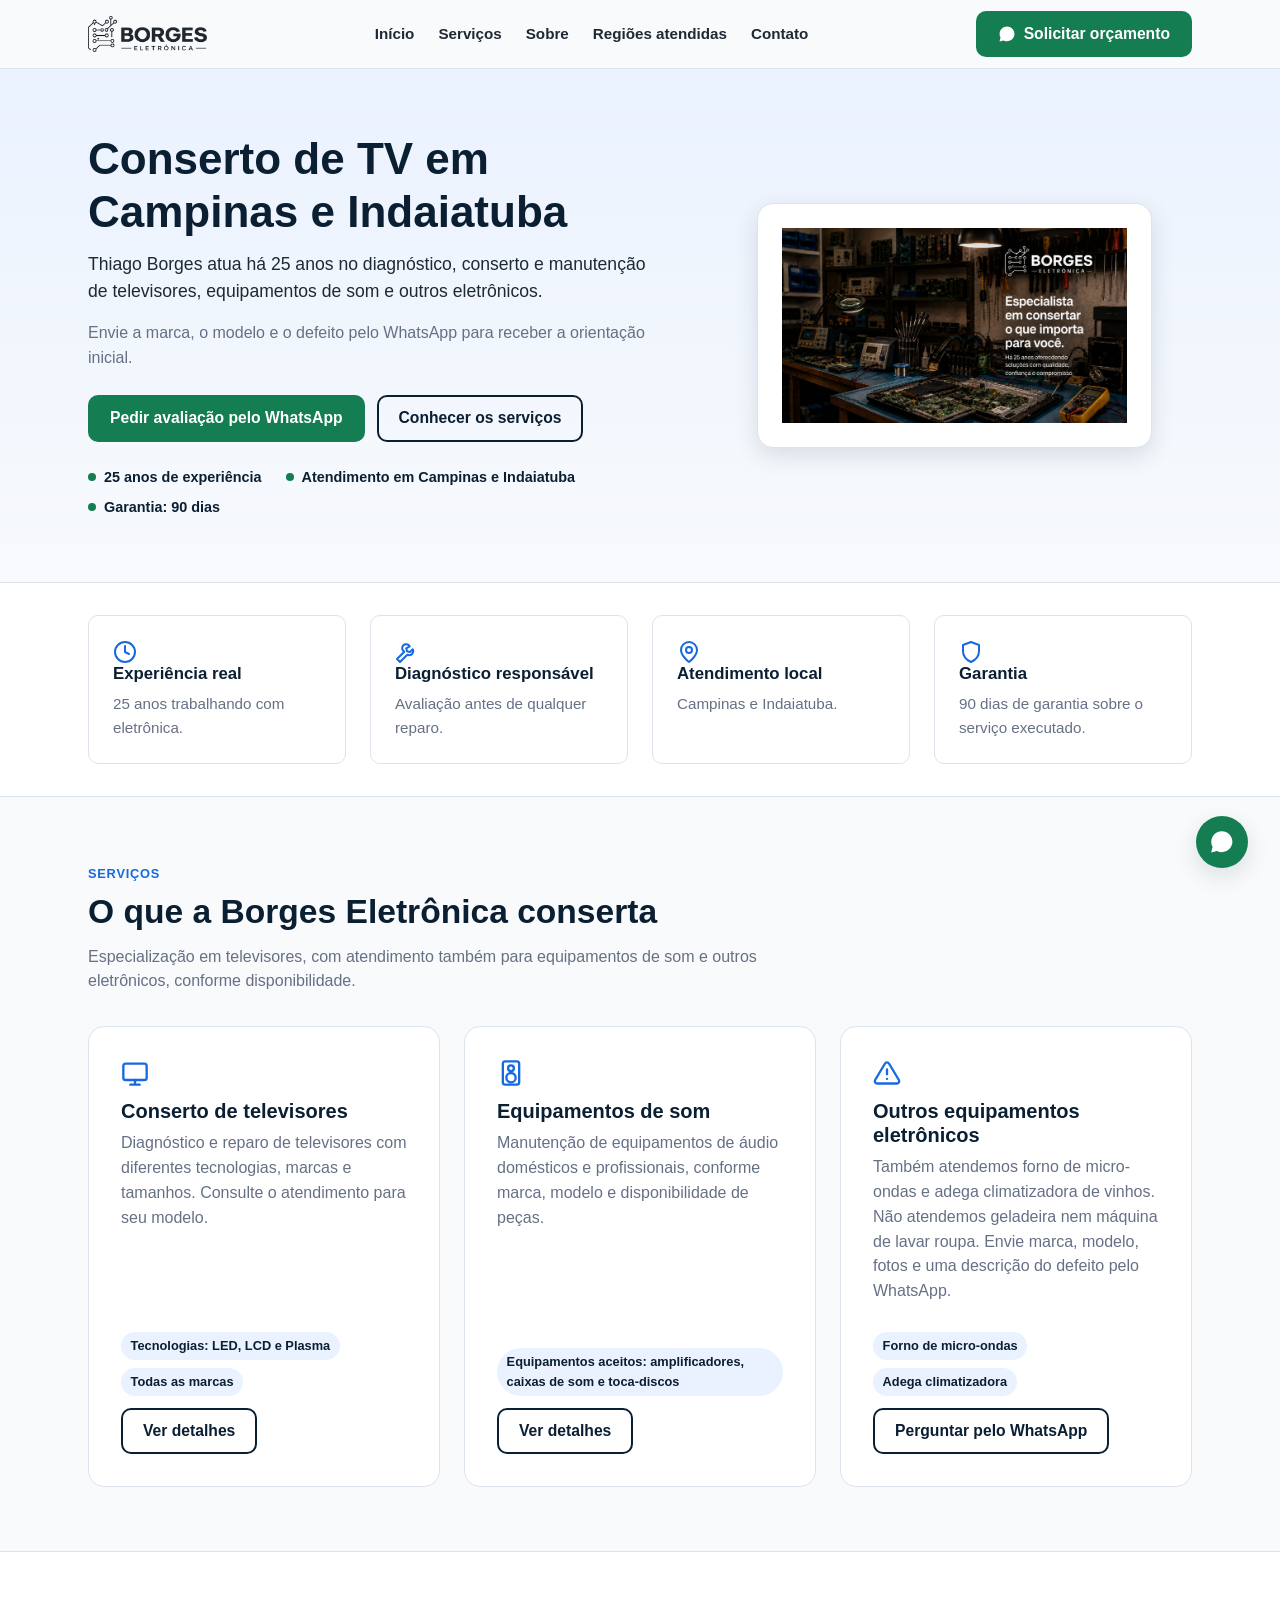
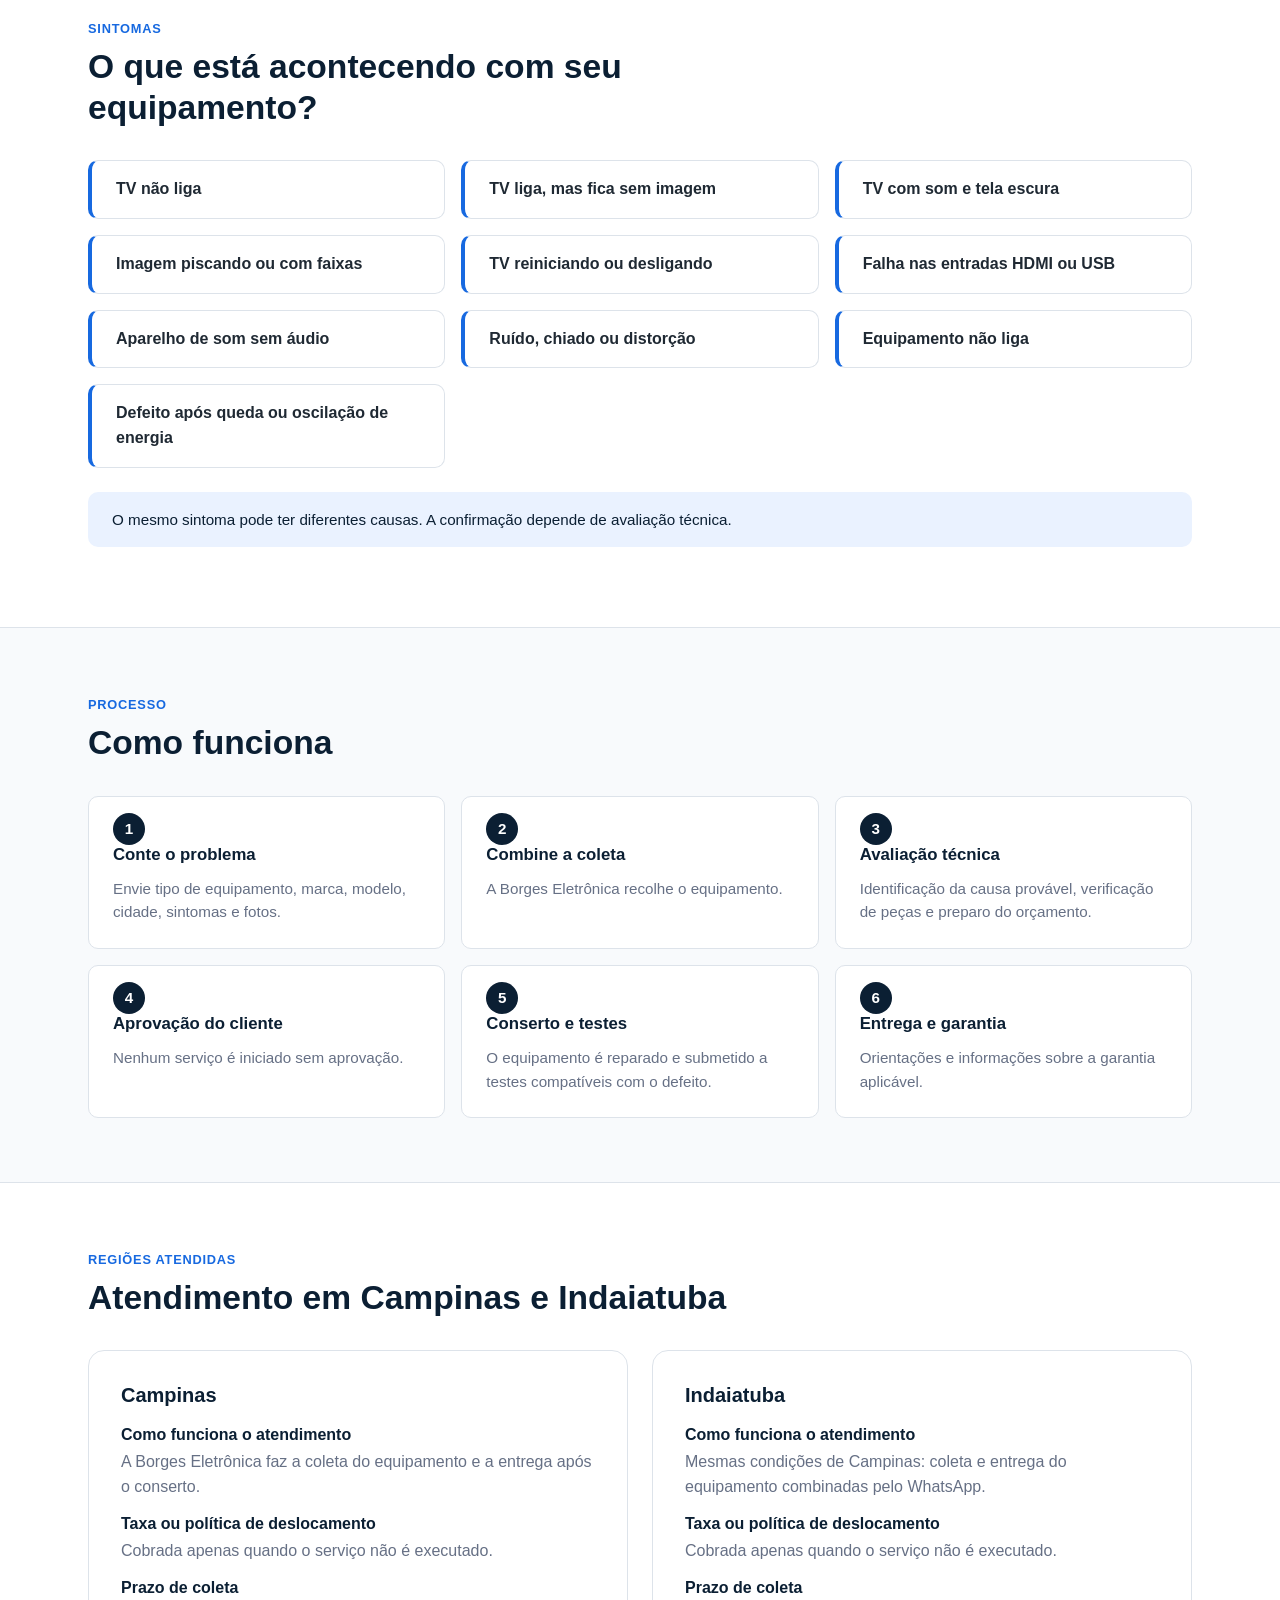
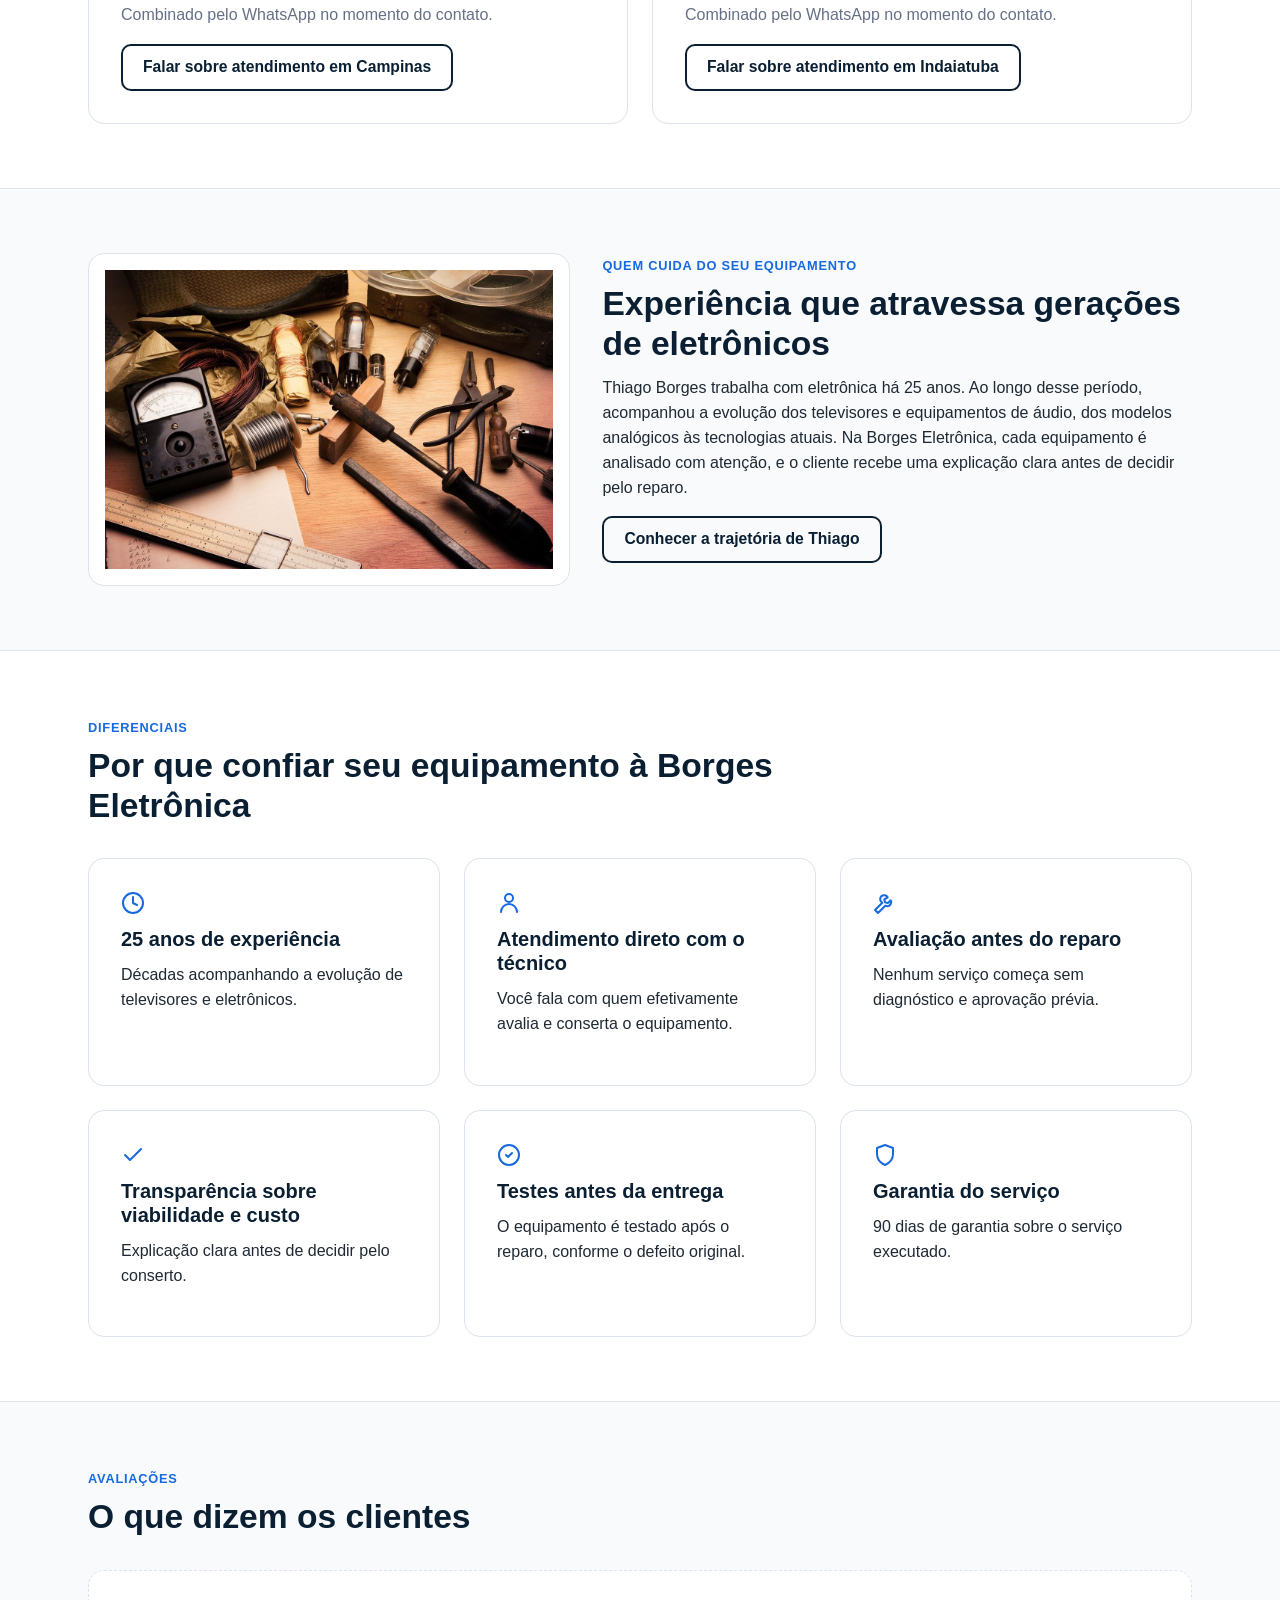
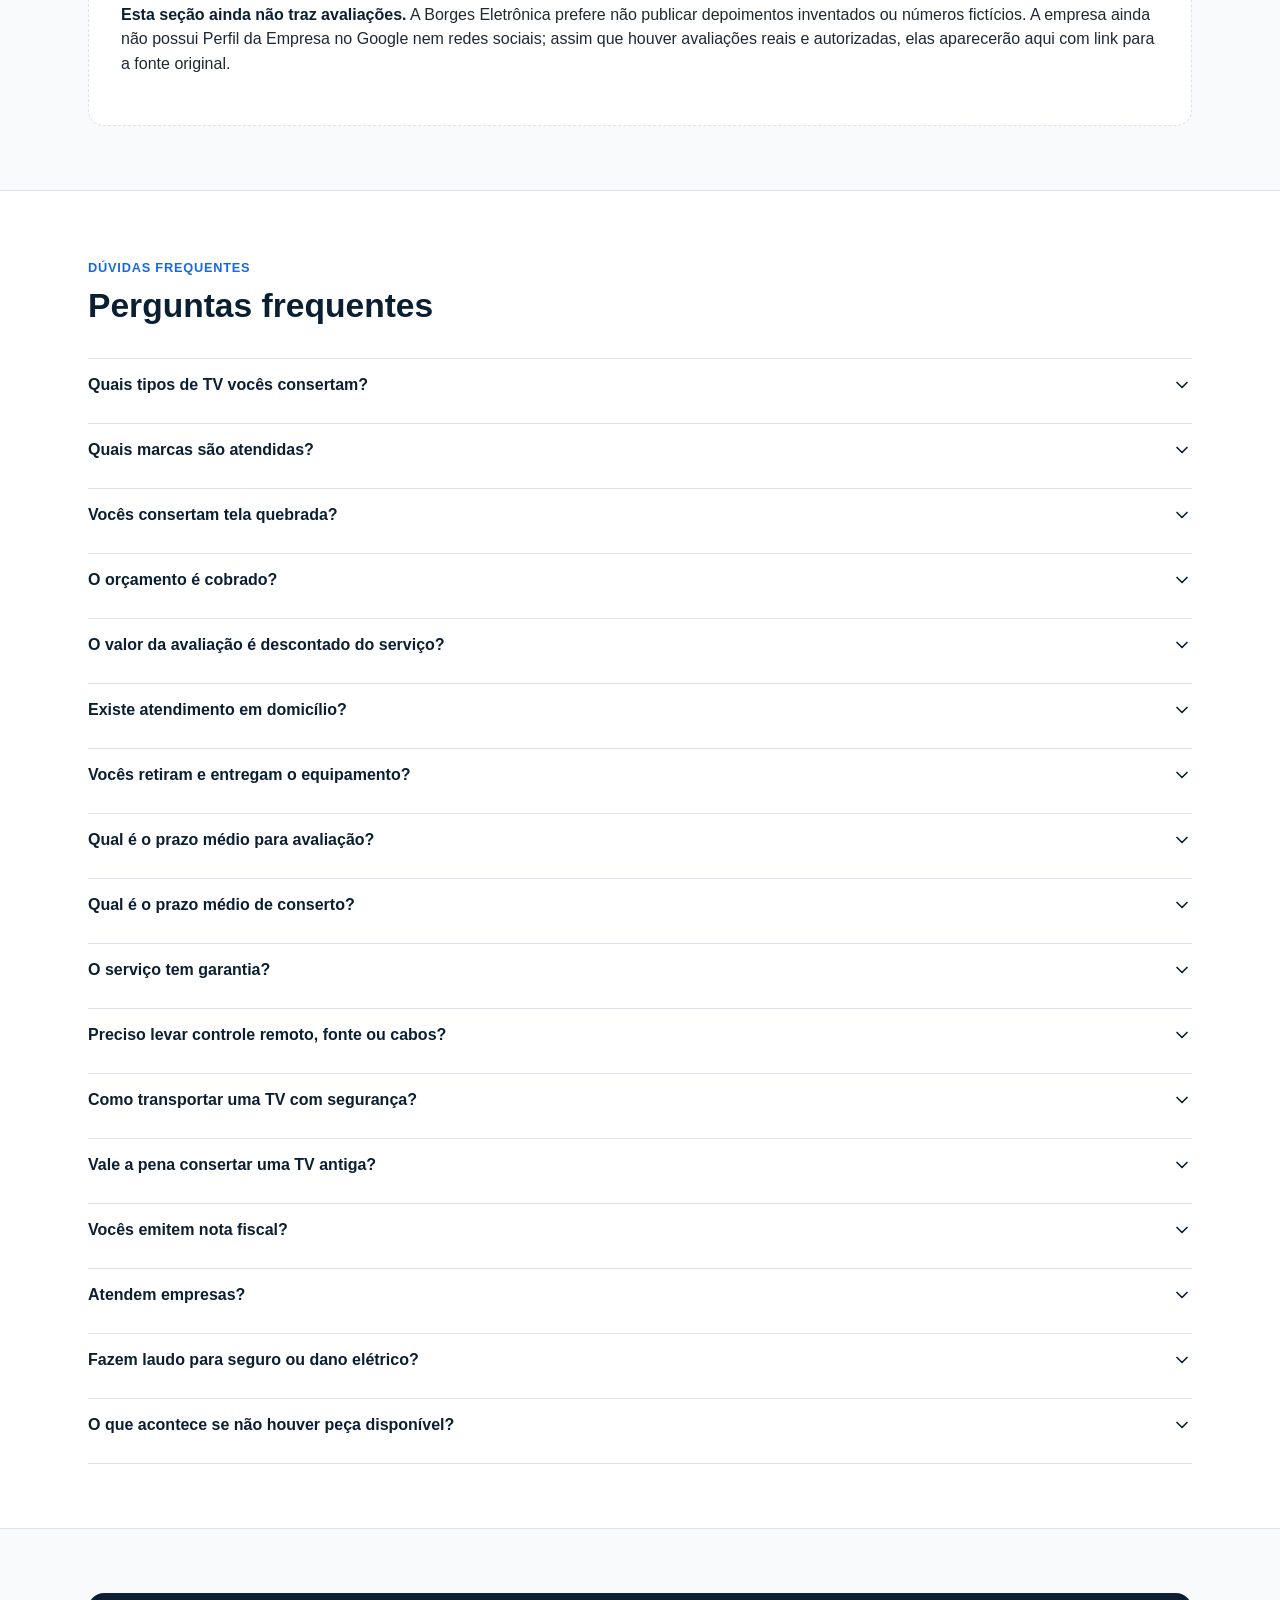
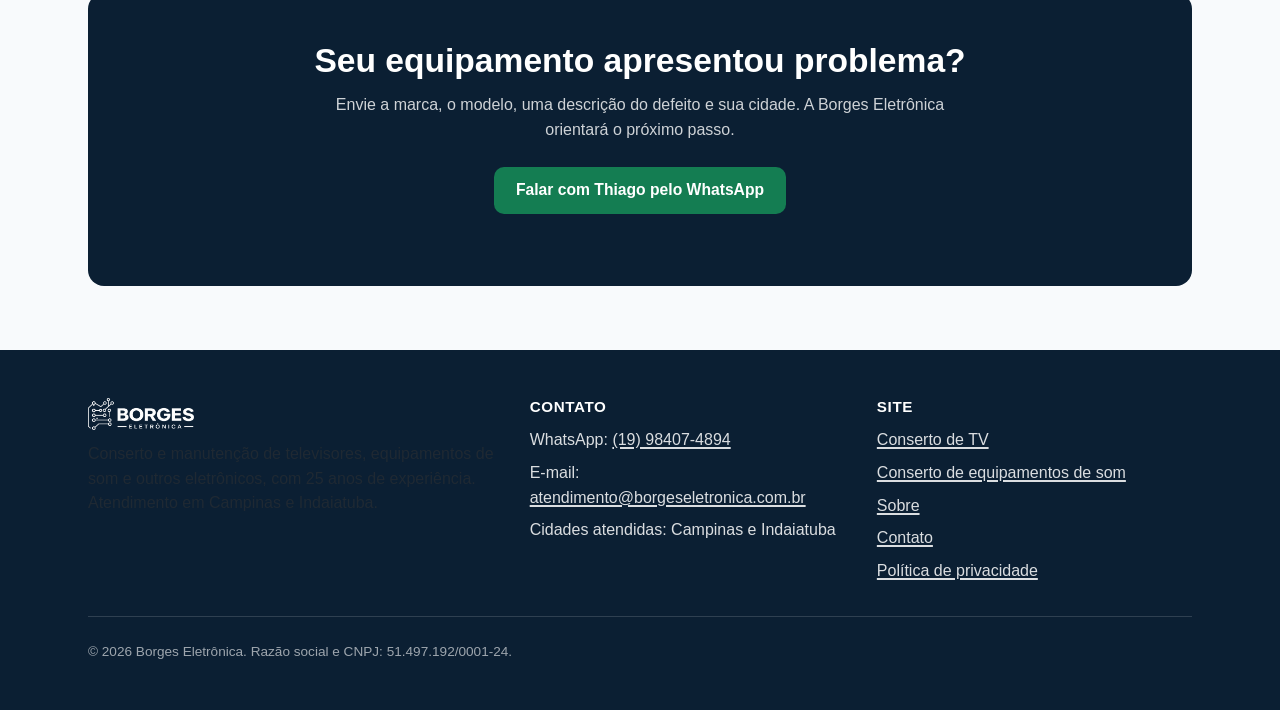
<file: index.html>
<!doctype html>
<html lang="pt-BR">
<head>
  <meta charset="utf-8">
  <meta name="viewport" content="width=device-width, initial-scale=1">
  <title>Borges Eletrônica | Conserto de TV em Campinas e Indaiatuba</title>
  <meta name="description" content="Conserto e manutenção de televisores, equipamentos de som e eletrônicos com Thiago Borges, 25 anos de experiência. Atendimento em Campinas e Indaiatuba.">
  <link rel="canonical" href="https://borgeseletronica.com.br/">
  <meta property="og:type" content="website">
  <meta property="og:site_name" content="Borges Eletrônica">
  <meta property="og:title" content="Borges Eletrônica | Conserto de TV em Campinas e Indaiatuba">
  <meta property="og:description" content="Conserto e manutenção de televisores, equipamentos de som e eletrônicos com 25 anos de experiência. Atendimento em Campinas e Indaiatuba.">
  <meta property="og:url" content="https://borgeseletronica.com.br/">
  <meta property="og:image" content="https://borgeseletronica.com.br/assets/img/og-image.svg">
  <meta name="twitter:card" content="summary_large_image">
  <link rel="icon" type="image/png" href="/assets/img/favicon.png">
  <link rel="stylesheet" href="/assets/css/styles.css">
  <script type="application/ld+json">
  {
    "@context": "https://schema.org",
    "@type": "LocalBusiness",
    "name": "Borges Eletrônica",
    "description": "Conserto e manutenção de televisores, equipamentos de som e outros eletrônicos.",
    "url": "https://borgeseletronica.com.br/",
    "image": "https://borgeseletronica.com.br/assets/img/logo.png",
    "areaServed": [
      { "@type": "City", "name": "Campinas" },
      { "@type": "City", "name": "Indaiatuba" }
    ],
    "founder": {
      "@type": "Person",
      "name": "Thiago Borges"
    },
    "makesOffer": [
      { "@type": "Offer", "itemOffered": { "@type": "Service", "name": "Conserto de televisores" } },
      { "@type": "Offer", "itemOffered": { "@type": "Service", "name": "Conserto de equipamentos de som" } }
    ]
  }
  </script>
  <!-- Campos telephone, address, openingHoursSpecification e priceRange foram omitidos de propósito
       até serem confirmados com dados reais (spec §13.3 — proibido dado fictício em structured data). -->
</head>
<body>
  <a href="#main" class="skip-link">Pular para o conteúdo principal</a>
  <header class="site-header">
    <div class="container">
      <a href="/" class="brand">
        <img src="/assets/img/logo.png" alt="Borges Eletrônica" width="159" height="48" style="height:2.25rem;width:auto;">
      </a>
      <nav class="main-nav" aria-label="Principal">
        <ul>
          <li><a href="/">Início</a></li>
          <li><a href="/#servicos">Serviços</a></li>
          <li><a href="/sobre/">Sobre</a></li>
          <li><a href="/#atendimento">Regiões atendidas</a></li>
          <li><a href="/contato/">Contato</a></li>
        </ul>
      </nav>
      <div class="header-actions">
        <!-- Não há telefone para ligações — WhatsApp é o único canal de contato (ver content/config.json) -->
        <a class="btn btn-primary" href="https://wa.me/5519984074894?text=Ol%C3%A1%2C%20encontrei%20a%20Borges%20Eletr%C3%B4nica%20pelo%20site.%20Preciso%20de%20ajuda%20com%20um%20equipamento.%0ATipo%20de%20equipamento%3A%0AMarca%20e%20modelo%3A%0AProblema%20apresentado%3A%0ACidade%3A" target="_blank" rel="noopener" data-track="whatsapp_click" data-track-origin="header">
          <svg viewBox="0 0 24 24" width="18" height="18" fill="currentColor" aria-hidden="true"><path d="M12.04 2C6.58 2 2.13 6.45 2.13 11.91c0 1.75.46 3.39 1.26 4.83L2 22l5.42-1.42a9.9 9.9 0 0 0 4.62 1.14h.01c5.46 0 9.9-4.45 9.9-9.91C21.95 6.45 17.5 2 12.04 2Zm4.44 12c-.24-.12-1.43-.71-1.65-.79-.22-.08-.38-.12-.55.12-.16.24-.63.79-.77.95-.14.16-.28.18-.52.06-.24-.12-1.02-.38-1.94-1.2-.72-.64-1.2-1.43-1.34-1.67-.14-.24-.02-.37.11-.49.11-.11.24-.28.36-.42.12-.14.16-.24.24-.4.08-.16.04-.3-.02-.42-.06-.12-.55-1.33-.76-1.82-.2-.48-.4-.42-.55-.42h-.47c-.16 0-.42.06-.64.3-.22.24-.84.82-.84 2s.86 2.32.98 2.48c.12.16 1.7 2.6 4.11 3.64.57.25 1.02.4 1.37.51.58.18 1.1.16 1.52.1.46-.07 1.43-.58 1.63-1.15.2-.56.2-1.04.14-1.15-.06-.1-.22-.16-.46-.28Z"/></svg>
          Solicitar orçamento
        </a>
        <button class="menu-toggle" type="button" aria-expanded="false" aria-controls="mobileMenu" aria-label="Abrir menu">
          <svg viewBox="0 0 24 24" fill="none" stroke="currentColor" stroke-width="2" stroke-linecap="round" aria-hidden="true"><path d="M4 6h16M4 12h16M4 18h16"/></svg>
        </button>
      </div>
    </div>
  </header>

  <div class="mobile-menu" id="mobileMenu" hidden>
    <div class="mobile-menu-head">
      <img src="/assets/img/logo-light.png" alt="Borges Eletrônica" width="159" height="48" style="height:2rem;width:auto;">
      <button class="mobile-menu-close" type="button" aria-label="Fechar menu">
        <svg viewBox="0 0 24 24" fill="none" stroke="currentColor" stroke-width="2" stroke-linecap="round" aria-hidden="true"><path d="M6 6l12 12M18 6 6 18"/></svg>
      </button>
    </div>
    <nav aria-label="Menu móvel">
      <ul>
        <li><a href="/">Início</a></li>
        <li><a href="/#servicos">Serviços</a></li>
        <li><a href="/sobre/">Sobre</a></li>
        <li><a href="/#atendimento">Regiões atendidas</a></li>
        <li><a href="/contato/">Contato</a></li>
      </ul>
    </nav>
    <a class="btn btn-primary btn-block" href="https://wa.me/5519984074894?text=Ol%C3%A1%2C%20encontrei%20a%20Borges%20Eletr%C3%B4nica%20pelo%20site.%20Preciso%20de%20ajuda%20com%20um%20equipamento.%0ATipo%20de%20equipamento%3A%0AMarca%20e%20modelo%3A%0AProblema%20apresentado%3A%0ACidade%3A" target="_blank" rel="noopener" data-track="whatsapp_click" data-track-origin="mobile_menu">Solicitar orçamento pelo WhatsApp</a>
  </div>

  <main id="main">
    <!-- Hero -->
    <section class="hero">
      <div class="container">
        <div class="hero-copy">
          <h1>Conserto de TV em Campinas e Indaiatuba</h1>
          <p class="lead">Thiago Borges atua há 25 anos no diagnóstico, conserto e manutenção de televisores, equipamentos de som e outros eletrônicos.</p>
          <p class="complement">Envie a marca, o modelo e o defeito pelo WhatsApp para receber a orientação inicial.</p>
          <div class="hero-cta">
            <a class="btn btn-primary" href="https://wa.me/5519984074894?text=Ol%C3%A1%2C%20encontrei%20a%20Borges%20Eletr%C3%B4nica%20pelo%20site.%20Preciso%20de%20ajuda%20com%20um%20equipamento.%0ATipo%20de%20equipamento%3A%0AMarca%20e%20modelo%3A%0AProblema%20apresentado%3A%0ACidade%3A" target="_blank" rel="noopener" data-track="whatsapp_click" data-track-origin="hero">Pedir avaliação pelo WhatsApp</a>
            <a class="btn btn-outline" href="#servicos">Conhecer os serviços</a>
          </div>
          <ul class="trust-signals">
            <li>25 anos de experiência</li>
            <li>Atendimento em Campinas e Indaiatuba</li>
            <li>Garantia: 90 dias</li>
          </ul>
        </div>
        <figure class="hero-media">
          <img src="/assets/img/hero-workbench.jpg" alt="Bancada técnica da Borges Eletrônica com televisor em diagnóstico" width="1672" height="941" style="height:auto" loading="eager">
        </figure>
      </div>
    </section>

    <!-- Faixa de confiança -->
    <section class="section section--tight section--alt">
      <div class="container">
        <div class="trust-bar-grid">
          <div class="trust-item">
            <span class="icon"><svg viewBox="0 0 24 24" width="24" height="24" fill="none" stroke="currentColor" stroke-width="2" stroke-linecap="round" stroke-linejoin="round" aria-hidden="true"><circle cx="12" cy="12" r="10"/><path d="M12 6v6l4 2"/></svg></span>
            <h3>Experiência real</h3>
            <p>25 anos trabalhando com eletrônica.</p>
          </div>
          <div class="trust-item">
            <span class="icon"><svg viewBox="0 0 24 24" width="24" height="24" fill="none" stroke="currentColor" stroke-width="2" stroke-linecap="round" stroke-linejoin="round" aria-hidden="true"><path d="M14.7 6.3a4 4 0 1 0-5.4 5.4L2 19l3 3 7.3-7.3a4 4 0 0 0 5.4-5.4l-2.83 2.83-2.83-.83-.83-2.83Z"/></svg></span>
            <h3>Diagnóstico responsável</h3>
            <p>Avaliação antes de qualquer reparo.</p>
          </div>
          <div class="trust-item">
            <span class="icon"><svg viewBox="0 0 24 24" width="24" height="24" fill="none" stroke="currentColor" stroke-width="2" stroke-linecap="round" stroke-linejoin="round" aria-hidden="true"><path d="M20 10c0 6-8 12-8 12s-8-6-8-12a8 8 0 0 1 16 0Z"/><circle cx="12" cy="10" r="3"/></svg></span>
            <h3>Atendimento local</h3>
            <p>Campinas e Indaiatuba.</p>
          </div>
          <div class="trust-item">
            <span class="icon"><svg viewBox="0 0 24 24" width="24" height="24" fill="none" stroke="currentColor" stroke-width="2" stroke-linecap="round" stroke-linejoin="round" aria-hidden="true"><path d="M12 2 4 5v6c0 5 3.5 9 8 11 4.5-2 8-6 8-11V5Z"/></svg></span>
            <h3>Garantia</h3>
            <p>90 dias de garantia sobre o serviço executado.</p>
          </div>
        </div>
      </div>
    </section>

    <!-- Serviços principais -->
    <section class="section" id="servicos">
      <div class="container">
        <div class="section-head">
          <span class="eyebrow">Serviços</span>
          <h2>O que a Borges Eletrônica conserta</h2>
          <p>Especialização em televisores, com atendimento também para equipamentos de som e outros eletrônicos, conforme disponibilidade.</p>
        </div>
        <div class="card-grid card-grid--3">
          <article class="service-card">
            <span class="icon"><svg viewBox="0 0 24 24" width="28" height="28" fill="none" stroke="currentColor" stroke-width="2" stroke-linecap="round" stroke-linejoin="round" aria-hidden="true"><rect x="2" y="4" width="20" height="14" rx="2"/><path d="M8 22h8M12 18v4"/></svg></span>
            <h3>Conserto de televisores</h3>
            <p>Diagnóstico e reparo de televisores com diferentes tecnologias, marcas e tamanhos. Consulte o atendimento para seu modelo.</p>
            <ul class="tag-list">
              <li>Tecnologias: LED, LCD e Plasma</li>
              <li>Todas as marcas</li>
            </ul>
            <a class="btn btn-outline" href="/conserto-de-tv/">Ver detalhes</a>
          </article>
          <article class="service-card">
            <span class="icon"><svg viewBox="0 0 24 24" width="28" height="28" fill="none" stroke="currentColor" stroke-width="2" stroke-linecap="round" stroke-linejoin="round" aria-hidden="true"><rect x="5" y="2" width="14" height="20" rx="2"/><circle cx="12" cy="8" r="2.5"/><circle cx="12" cy="16" r="4"/></svg></span>
            <h3>Equipamentos de som</h3>
            <p>Manutenção de equipamentos de áudio domésticos e profissionais, conforme marca, modelo e disponibilidade de peças.</p>
            <ul class="tag-list">
              <li>Equipamentos aceitos: amplificadores, caixas de som e toca-discos</li>
            </ul>
            <a class="btn btn-outline" href="/conserto-de-equipamentos-de-som/">Ver detalhes</a>
          </article>
          <article class="service-card">
            <span class="icon"><svg viewBox="0 0 24 24" width="28" height="28" fill="none" stroke="currentColor" stroke-width="2" stroke-linecap="round" stroke-linejoin="round" aria-hidden="true"><path d="M12 9v4M12 17h.01M10.29 3.86 1.82 18a2 2 0 0 0 1.71 3h16.94a2 2 0 0 0 1.71-3L13.71 3.86a2 2 0 0 0-3.42 0Z"/></svg></span>
            <h3>Outros equipamentos eletrônicos</h3>
            <p>Também atendemos forno de micro-ondas e adega climatizadora de vinhos. Não atendemos geladeira nem máquina de lavar roupa. Envie marca, modelo, fotos e uma descrição do defeito pelo WhatsApp.</p>
            <ul class="tag-list">
              <li>Forno de micro-ondas</li>
              <li>Adega climatizadora</li>
            </ul>
            <a class="btn btn-outline" href="/contato/">Perguntar pelo WhatsApp</a>
          </article>
        </div>
      </div>
    </section>

    <!-- Problemas comuns -->
    <section class="section section--alt">
      <div class="container">
        <div class="section-head">
          <span class="eyebrow">Sintomas</span>
          <h2>O que está acontecendo com seu equipamento?</h2>
        </div>
        <div class="problem-grid">
          <div class="problem-card"><p>TV não liga</p></div>
          <div class="problem-card"><p>TV liga, mas fica sem imagem</p></div>
          <div class="problem-card"><p>TV com som e tela escura</p></div>
          <div class="problem-card"><p>Imagem piscando ou com faixas</p></div>
          <div class="problem-card"><p>TV reiniciando ou desligando</p></div>
          <div class="problem-card"><p>Falha nas entradas HDMI ou USB</p></div>
          <div class="problem-card"><p>Aparelho de som sem áudio</p></div>
          <div class="problem-card"><p>Ruído, chiado ou distorção</p></div>
          <div class="problem-card"><p>Equipamento não liga</p></div>
          <div class="problem-card"><p>Defeito após queda ou oscilação de energia</p></div>
        </div>
        <p class="problem-note">O mesmo sintoma pode ter diferentes causas. A confirmação depende de avaliação técnica.</p>
      </div>
    </section>

    <!-- Processo -->
    <section class="section">
      <div class="container">
        <div class="section-head">
          <span class="eyebrow">Processo</span>
          <h2>Como funciona</h2>
        </div>
        <ol class="process-list">
          <li class="process-step">
            <h3>Conte o problema</h3>
            <p>Envie tipo de equipamento, marca, modelo, cidade, sintomas e fotos.</p>
          </li>
          <li class="process-step">
            <h3>Combine a coleta</h3>
            <p>A Borges Eletrônica recolhe o equipamento.</p>
          </li>
          <li class="process-step">
            <h3>Avaliação técnica</h3>
            <p>Identificação da causa provável, verificação de peças e preparo do orçamento.</p>
          </li>
          <li class="process-step">
            <h3>Aprovação do cliente</h3>
            <p>Nenhum serviço é iniciado sem aprovação.</p>
          </li>
          <li class="process-step">
            <h3>Conserto e testes</h3>
            <p>O equipamento é reparado e submetido a testes compatíveis com o defeito.</p>
          </li>
          <li class="process-step">
            <h3>Entrega e garantia</h3>
            <p>Orientações e informações sobre a garantia aplicável.</p>
          </li>
        </ol>
      </div>
    </section>

    <!-- Área de atendimento -->
    <section class="section section--alt" id="atendimento">
      <div class="container">
        <div class="section-head">
          <span class="eyebrow">Regiões atendidas</span>
          <h2>Atendimento em Campinas e Indaiatuba</h2>
        </div>
        <div class="area-grid">
          <article class="area-card">
            <h3>Campinas</h3>
            <dl>
              <dt>Como funciona o atendimento</dt>
              <dd>A Borges Eletrônica faz a coleta do equipamento e a entrega após o conserto.</dd>
              <dt>Taxa ou política de deslocamento</dt>
              <dd>Cobrada apenas quando o serviço não é executado.</dd>
              <dt>Prazo de coleta</dt>
              <dd>Combinado pelo WhatsApp no momento do contato.</dd>
            </dl>
            <a class="btn btn-outline" style="margin-top:1rem" href="/contato/">Falar sobre atendimento em Campinas</a>
          </article>
          <article class="area-card">
            <h3>Indaiatuba</h3>
            <dl>
              <dt>Como funciona o atendimento</dt>
              <dd>Mesmas condições de Campinas: coleta e entrega do equipamento combinadas pelo WhatsApp.</dd>
              <dt>Taxa ou política de deslocamento</dt>
              <dd>Cobrada apenas quando o serviço não é executado.</dd>
              <dt>Prazo de coleta</dt>
              <dd>Combinado pelo WhatsApp no momento do contato.</dd>
            </dl>
            <a class="btn btn-outline" style="margin-top:1rem" href="/contato/">Falar sobre atendimento em Indaiatuba</a>
          </article>
        </div>
      </div>
    </section>

    <!-- Sobre Thiago (resumo) -->
    <section class="section">
      <div class="container">
        <div class="about-grid">
          <div class="about-media">
            <figure>
              <img src="/assets/img/about-trajetoria.jpg" alt="Ferramentas e componentes vintage de uma bancada de eletrônica" width="1200" height="800" style="height:auto" loading="lazy">
            </figure>
          </div>
          <div>
            <span class="eyebrow">Quem cuida do seu equipamento</span>
            <h2>Experiência que atravessa gerações de eletrônicos</h2>
            <p>Thiago Borges trabalha com eletrônica há 25 anos. Ao longo desse período, acompanhou a evolução dos televisores e equipamentos de áudio, dos modelos analógicos às tecnologias atuais. Na Borges Eletrônica, cada equipamento é analisado com atenção, e o cliente recebe uma explicação clara antes de decidir pelo reparo.</p>
            <a class="btn btn-outline" href="/sobre/">Conhecer a trajetória de Thiago</a>
          </div>
        </div>
      </div>
    </section>

    <!-- Diferenciais -->
    <section class="section section--alt">
      <div class="container">
        <div class="section-head">
          <span class="eyebrow">Diferenciais</span>
          <h2>Por que confiar seu equipamento à Borges Eletrônica</h2>
        </div>
        <div class="card-grid card-grid--3">
          <article class="differential-card">
            <span class="icon"><svg viewBox="0 0 24 24" width="24" height="24" fill="none" stroke="currentColor" stroke-width="2" stroke-linecap="round" stroke-linejoin="round" aria-hidden="true"><circle cx="12" cy="12" r="10"/><path d="M12 6v6l4 2"/></svg></span>
            <h3>25 anos de experiência</h3>
            <p>Décadas acompanhando a evolução de televisores e eletrônicos.</p>
          </article>
          <article class="differential-card">
            <span class="icon"><svg viewBox="0 0 24 24" width="24" height="24" fill="none" stroke="currentColor" stroke-width="2" stroke-linecap="round" stroke-linejoin="round" aria-hidden="true"><path d="M20 21a8 8 0 1 0-16 0"/><circle cx="12" cy="7" r="4"/></svg></span>
            <h3>Atendimento direto com o técnico</h3>
            <p>Você fala com quem efetivamente avalia e conserta o equipamento.</p>
          </article>
          <article class="differential-card">
            <span class="icon"><svg viewBox="0 0 24 24" width="24" height="24" fill="none" stroke="currentColor" stroke-width="2" stroke-linecap="round" stroke-linejoin="round" aria-hidden="true"><path d="M14.7 6.3a4 4 0 1 0-5.4 5.4L2 19l3 3 7.3-7.3a4 4 0 0 0 5.4-5.4l-2.83 2.83-2.83-.83-.83-2.83Z"/></svg></span>
            <h3>Avaliação antes do reparo</h3>
            <p>Nenhum serviço começa sem diagnóstico e aprovação prévia.</p>
          </article>
          <article class="differential-card">
            <span class="icon"><svg viewBox="0 0 24 24" width="24" height="24" fill="none" stroke="currentColor" stroke-width="2" stroke-linecap="round" stroke-linejoin="round" aria-hidden="true"><path d="M20 6 9 17l-5-5"/></svg></span>
            <h3>Transparência sobre viabilidade e custo</h3>
            <p>Explicação clara antes de decidir pelo conserto.</p>
          </article>
          <article class="differential-card">
            <span class="icon"><svg viewBox="0 0 24 24" width="24" height="24" fill="none" stroke="currentColor" stroke-width="2" stroke-linecap="round" stroke-linejoin="round" aria-hidden="true"><path d="M9 12l2 2 4-4"/><circle cx="12" cy="12" r="10"/></svg></span>
            <h3>Testes antes da entrega</h3>
            <p>O equipamento é testado após o reparo, conforme o defeito original.</p>
          </article>
          <article class="differential-card">
            <span class="icon"><svg viewBox="0 0 24 24" width="24" height="24" fill="none" stroke="currentColor" stroke-width="2" stroke-linecap="round" stroke-linejoin="round" aria-hidden="true"><path d="M12 2 4 5v6c0 5 3.5 9 8 11 4.5-2 8-6 8-11V5Z"/></svg></span>
            <h3>Garantia do serviço</h3>
            <p>90 dias de garantia sobre o serviço executado.</p>
          </article>
        </div>
      </div>
    </section>

    <!-- Avaliações / prova social -->
    <section class="section">
      <div class="container">
        <div class="section-head">
          <span class="eyebrow">Avaliações</span>
          <h2>O que dizem os clientes</h2>
        </div>
        <div class="social-proof-notice">
          <p><strong>Esta seção ainda não traz avaliações.</strong> A Borges Eletrônica prefere não publicar depoimentos inventados ou números fictícios. A empresa ainda não possui Perfil da Empresa no Google nem redes sociais; assim que houver avaliações reais e autorizadas, elas aparecerão aqui com link para a fonte original.</p>
        </div>
      </div>
    </section>

    <!-- FAQ -->
    <section class="section section--alt">
      <div class="container">
        <div class="section-head">
          <span class="eyebrow">Dúvidas frequentes</span>
          <h2>Perguntas frequentes</h2>
        </div>
        <div class="faq-list">
          <div class="faq-item">
            <h3><button class="faq-question" aria-expanded="false" aria-controls="faq1">Quais tipos de TV vocês consertam?<span class="chevron"><svg viewBox="0 0 24 24" fill="none" stroke="currentColor" stroke-width="2" stroke-linecap="round" stroke-linejoin="round" aria-hidden="true"><path d="m6 9 6 6 6-6"/></svg></span></button></h3>
            <div class="faq-answer" id="faq1" hidden><p>Consertamos televisores LED, LCD e Plasma, de todas as marcas, sem limite de tamanho. Envie marca e modelo pelo WhatsApp para uma resposta rápida.</p></div>
          </div>
          <div class="faq-item">
            <h3><button class="faq-question" aria-expanded="false" aria-controls="faq2">Quais marcas são atendidas?<span class="chevron"><svg viewBox="0 0 24 24" fill="none" stroke="currentColor" stroke-width="2" stroke-linecap="round" stroke-linejoin="round" aria-hidden="true"><path d="m6 9 6 6 6-6"/></svg></span></button></h3>
            <div class="faq-answer" id="faq2" hidden><p>Sim, atendemos todas as marcas de televisores e equipamentos de som.</p></div>
          </div>
          <div class="faq-item">
            <h3><button class="faq-question" aria-expanded="false" aria-controls="faq3">Vocês consertam tela quebrada?<span class="chevron"><svg viewBox="0 0 24 24" fill="none" stroke="currentColor" stroke-width="2" stroke-linecap="round" stroke-linejoin="round" aria-hidden="true"><path d="m6 9 6 6 6-6"/></svg></span></button></h3>
            <div class="faq-answer" id="faq3" hidden><p>Não, a troca de painel ou tela quebrada não é realizada atualmente.</p></div>
          </div>
          <div class="faq-item">
            <h3><button class="faq-question" aria-expanded="false" aria-controls="faq4">O orçamento é cobrado?<span class="chevron"><svg viewBox="0 0 24 24" fill="none" stroke="currentColor" stroke-width="2" stroke-linecap="round" stroke-linejoin="round" aria-hidden="true"><path d="m6 9 6 6 6-6"/></svg></span></button></h3>
            <div class="faq-answer" id="faq4" hidden><p>Não, o orçamento não é cobrado.</p></div>
          </div>
          <div class="faq-item">
            <h3><button class="faq-question" aria-expanded="false" aria-controls="faq5">O valor da avaliação é descontado do serviço?<span class="chevron"><svg viewBox="0 0 24 24" fill="none" stroke="currentColor" stroke-width="2" stroke-linecap="round" stroke-linejoin="round" aria-hidden="true"><path d="m6 9 6 6 6-6"/></svg></span></button></h3>
            <div class="faq-answer" id="faq5" hidden><p>Consulte diretamente pelo WhatsApp no momento do orçamento.</p></div>
          </div>
          <div class="faq-item">
            <h3><button class="faq-question" aria-expanded="false" aria-controls="faq6">Existe atendimento em domicílio?<span class="chevron"><svg viewBox="0 0 24 24" fill="none" stroke="currentColor" stroke-width="2" stroke-linecap="round" stroke-linejoin="round" aria-hidden="true"><path d="m6 9 6 6 6-6"/></svg></span></button></h3>
            <div class="faq-answer" id="faq6" hidden><p>O atendimento é feito por retirada e entrega do equipamento, combinadas pelo WhatsApp.</p></div>
          </div>
          <div class="faq-item">
            <h3><button class="faq-question" aria-expanded="false" aria-controls="faq7">Vocês retiram e entregam o equipamento?<span class="chevron"><svg viewBox="0 0 24 24" fill="none" stroke="currentColor" stroke-width="2" stroke-linecap="round" stroke-linejoin="round" aria-hidden="true"><path d="m6 9 6 6 6-6"/></svg></span></button></h3>
            <div class="faq-answer" id="faq7" hidden><p>Sim. A taxa de deslocamento é cobrada apenas quando o serviço não é executado — informamos o valor antes da confirmação.</p></div>
          </div>
          <div class="faq-item">
            <h3><button class="faq-question" aria-expanded="false" aria-controls="faq8">Qual é o prazo médio para avaliação?<span class="chevron"><svg viewBox="0 0 24 24" fill="none" stroke="currentColor" stroke-width="2" stroke-linecap="round" stroke-linejoin="round" aria-hidden="true"><path d="m6 9 6 6 6-6"/></svg></span></button></h3>
            <div class="faq-answer" id="faq8" hidden><p>O prazo varia conforme a demanda e o tipo de equipamento. Consulte pelo WhatsApp para uma estimativa.</p></div>
          </div>
          <div class="faq-item">
            <h3><button class="faq-question" aria-expanded="false" aria-controls="faq9">Qual é o prazo médio de conserto?<span class="chevron"><svg viewBox="0 0 24 24" fill="none" stroke="currentColor" stroke-width="2" stroke-linecap="round" stroke-linejoin="round" aria-hidden="true"><path d="m6 9 6 6 6-6"/></svg></span></button></h3>
            <div class="faq-answer" id="faq9" hidden><p>O prazo depende da disponibilidade de peças e da complexidade do defeito. Uma estimativa é dada após a avaliação técnica.</p></div>
          </div>
          <div class="faq-item">
            <h3><button class="faq-question" aria-expanded="false" aria-controls="faq10">O serviço tem garantia?<span class="chevron"><svg viewBox="0 0 24 24" fill="none" stroke="currentColor" stroke-width="2" stroke-linecap="round" stroke-linejoin="round" aria-hidden="true"><path d="m6 9 6 6 6-6"/></svg></span></button></h3>
            <div class="faq-answer" id="faq10" hidden><p>Sim, o serviço tem garantia de 90 dias.</p></div>
          </div>
          <div class="faq-item">
            <h3><button class="faq-question" aria-expanded="false" aria-controls="faq11">Preciso levar controle remoto, fonte ou cabos?<span class="chevron"><svg viewBox="0 0 24 24" fill="none" stroke="currentColor" stroke-width="2" stroke-linecap="round" stroke-linejoin="round" aria-hidden="true"><path d="m6 9 6 6 6-6"/></svg></span></button></h3>
            <div class="faq-answer" id="faq11" hidden><p>Não é obrigatório, mas itens que ajudam no diagnóstico (fonte, controle remoto) facilitam a avaliação — confirme antes pelo WhatsApp.</p></div>
          </div>
          <div class="faq-item">
            <h3><button class="faq-question" aria-expanded="false" aria-controls="faq12">Como transportar uma TV com segurança?<span class="chevron"><svg viewBox="0 0 24 24" fill="none" stroke="currentColor" stroke-width="2" stroke-linecap="round" stroke-linejoin="round" aria-hidden="true"><path d="m6 9 6 6 6-6"/></svg></span></button></h3>
            <div class="faq-answer" id="faq12" hidden><p>Transporte a TV na posição vertical, protegida com um pano ou plástico bolha, evitando pressão sobre a tela. Se possível, use a embalagem original.</p></div>
          </div>
          <div class="faq-item">
            <h3><button class="faq-question" aria-expanded="false" aria-controls="faq13">Vale a pena consertar uma TV antiga?<span class="chevron"><svg viewBox="0 0 24 24" fill="none" stroke="currentColor" stroke-width="2" stroke-linecap="round" stroke-linejoin="round" aria-hidden="true"><path d="m6 9 6 6 6-6"/></svg></span></button></h3>
            <div class="faq-answer" id="faq13" hidden><p>Depende do defeito e do valor de mercado do aparelho. A avaliação técnica indica se o reparo compensa financeiramente.</p></div>
          </div>
          <div class="faq-item">
            <h3><button class="faq-question" aria-expanded="false" aria-controls="faq14">Vocês emitem nota fiscal?<span class="chevron"><svg viewBox="0 0 24 24" fill="none" stroke="currentColor" stroke-width="2" stroke-linecap="round" stroke-linejoin="round" aria-hidden="true"><path d="m6 9 6 6 6-6"/></svg></span></button></h3>
            <div class="faq-answer" id="faq14" hidden><p>Sim, é emitida nota fiscal.</p></div>
          </div>
          <div class="faq-item">
            <h3><button class="faq-question" aria-expanded="false" aria-controls="faq15">Atendem empresas?<span class="chevron"><svg viewBox="0 0 24 24" fill="none" stroke="currentColor" stroke-width="2" stroke-linecap="round" stroke-linejoin="round" aria-hidden="true"><path d="m6 9 6 6 6-6"/></svg></span></button></h3>
            <div class="faq-answer" id="faq15" hidden><p>Sim, atendemos empresas, inclusive com contratos de manutenção.</p></div>
          </div>
          <div class="faq-item">
            <h3><button class="faq-question" aria-expanded="false" aria-controls="faq16">Fazem laudo para seguro ou dano elétrico?<span class="chevron"><svg viewBox="0 0 24 24" fill="none" stroke="currentColor" stroke-width="2" stroke-linecap="round" stroke-linejoin="round" aria-hidden="true"><path d="m6 9 6 6 6-6"/></svg></span></button></h3>
            <div class="faq-answer" id="faq16" hidden><p>Sim, fazemos laudo para seguro ou dano elétrico.</p></div>
          </div>
          <div class="faq-item">
            <h3><button class="faq-question" aria-expanded="false" aria-controls="faq17">O que acontece se não houver peça disponível?<span class="chevron"><svg viewBox="0 0 24 24" fill="none" stroke="currentColor" stroke-width="2" stroke-linecap="round" stroke-linejoin="round" aria-hidden="true"><path d="m6 9 6 6 6-6"/></svg></span></button></h3>
            <div class="faq-answer" id="faq17" hidden><p>Quando a peça não está disponível, o cliente é informado sobre alternativas, prazo estimado de importação/localização ou a inviabilidade do reparo antes de qualquer custo adicional.</p></div>
          </div>
        </div>
      </div>
    </section>

    <!-- Chamada final -->
    <section class="section">
      <div class="container">
        <div class="final-cta">
          <h2>Seu equipamento apresentou problema?</h2>
          <p>Envie a marca, o modelo, uma descrição do defeito e sua cidade. A Borges Eletrônica orientará o próximo passo.</p>
          <div class="hero-cta">
            <a class="btn btn-primary" href="https://wa.me/5519984074894?text=Ol%C3%A1%2C%20encontrei%20a%20Borges%20Eletr%C3%B4nica%20pelo%20site.%20Preciso%20de%20ajuda%20com%20um%20equipamento.%0ATipo%20de%20equipamento%3A%0AMarca%20e%20modelo%3A%0AProblema%20apresentado%3A%0ACidade%3A" target="_blank" rel="noopener" data-track="whatsapp_click" data-track-origin="footer">Falar com Thiago pelo WhatsApp</a>
          </div>
        </div>
      </div>
    </section>
  </main>

  <footer class="site-footer">
    <div class="container">
      <div class="footer-grid">
        <div>
          <a href="/" class="footer-brand">
            <img src="/assets/img/logo-light.png" alt="Borges Eletrônica" width="159" height="48" style="height:2rem;width:auto;">
          </a>
          <p>Conserto e manutenção de televisores, equipamentos de som e outros eletrônicos, com 25 anos de experiência. Atendimento em Campinas e Indaiatuba.</p>
        </div>
        <div>
          <h3>Contato</h3>
          <ul>
            <li>WhatsApp: <a href="https://wa.me/5519984074894">(19) 98407-4894</a></li>
            <li>E-mail: <a href="mailto:atendimento@borgeseletronica.com.br">atendimento@borgeseletronica.com.br</a></li>
            <li>Cidades atendidas: Campinas e Indaiatuba</li>
          </ul>
        </div>
        <div>
          <h3>Site</h3>
          <ul>
            <li><a href="/conserto-de-tv/">Conserto de TV</a></li>
            <li><a href="/conserto-de-equipamentos-de-som/">Conserto de equipamentos de som</a></li>
            <li><a href="/sobre/">Sobre</a></li>
            <li><a href="/contato/">Contato</a></li>
            <li><a href="/politica-de-privacidade/">Política de privacidade</a></li>
          </ul>
        </div>
      </div>
      <div class="footer-bottom">
        <span>&copy; <span data-current-year>2026</span> Borges Eletrônica. Razão social e CNPJ: 51.497.192/0001-24.</span>
      </div>
    </div>
  </footer>

  <div class="mobile-contact-bar" role="group" aria-label="Contato rápido">
    <a class="btn btn-primary" href="https://wa.me/5519984074894?text=Ol%C3%A1%2C%20encontrei%20a%20Borges%20Eletr%C3%B4nica%20pelo%20site.%20Preciso%20de%20ajuda%20com%20um%20equipamento.%0ATipo%20de%20equipamento%3A%0AMarca%20e%20modelo%3A%0AProblema%20apresentado%3A%0ACidade%3A" target="_blank" rel="noopener" data-track="whatsapp_click" data-track-origin="floating_button">WhatsApp</a>
  </div>
  <a class="floating-whatsapp" href="/contato/" aria-label="Falar pelo WhatsApp" data-track="whatsapp_click" data-track-origin="floating_button">
    <svg viewBox="0 0 24 24" width="24" height="24" fill="currentColor" aria-hidden="true"><path d="M12.04 2C6.58 2 2.13 6.45 2.13 11.91c0 1.75.46 3.39 1.26 4.83L2 22l5.42-1.42a9.9 9.9 0 0 0 4.62 1.14h.01c5.46 0 9.9-4.45 9.9-9.91C21.95 6.45 17.5 2 12.04 2Zm4.44 12c-.24-.12-1.43-.71-1.65-.79-.22-.08-.38-.12-.55.12-.16.24-.63.79-.77.95-.14.16-.28.18-.52.06-.24-.12-1.02-.38-1.94-1.2-.72-.64-1.2-1.43-1.34-1.67-.14-.24-.02-.37.11-.49.11-.11.24-.28.36-.42.12-.14.16-.24.24-.4.08-.16.04-.3-.02-.42-.06-.12-.55-1.33-.76-1.82-.2-.48-.4-.42-.55-.42h-.47c-.16 0-.42.06-.64.3-.22.24-.84.82-.84 2s.86 2.32.98 2.48c.12.16 1.7 2.6 4.11 3.64.57.25 1.02.4 1.37.51.58.18 1.1.16 1.52.1.46-.07 1.43-.58 1.63-1.15.2-.56.2-1.04.14-1.15-.06-.1-.22-.16-.46-.28Z"/></svg>
  </a>

  <script src="/assets/js/main.js"></script>
</body>
</html>
</file>
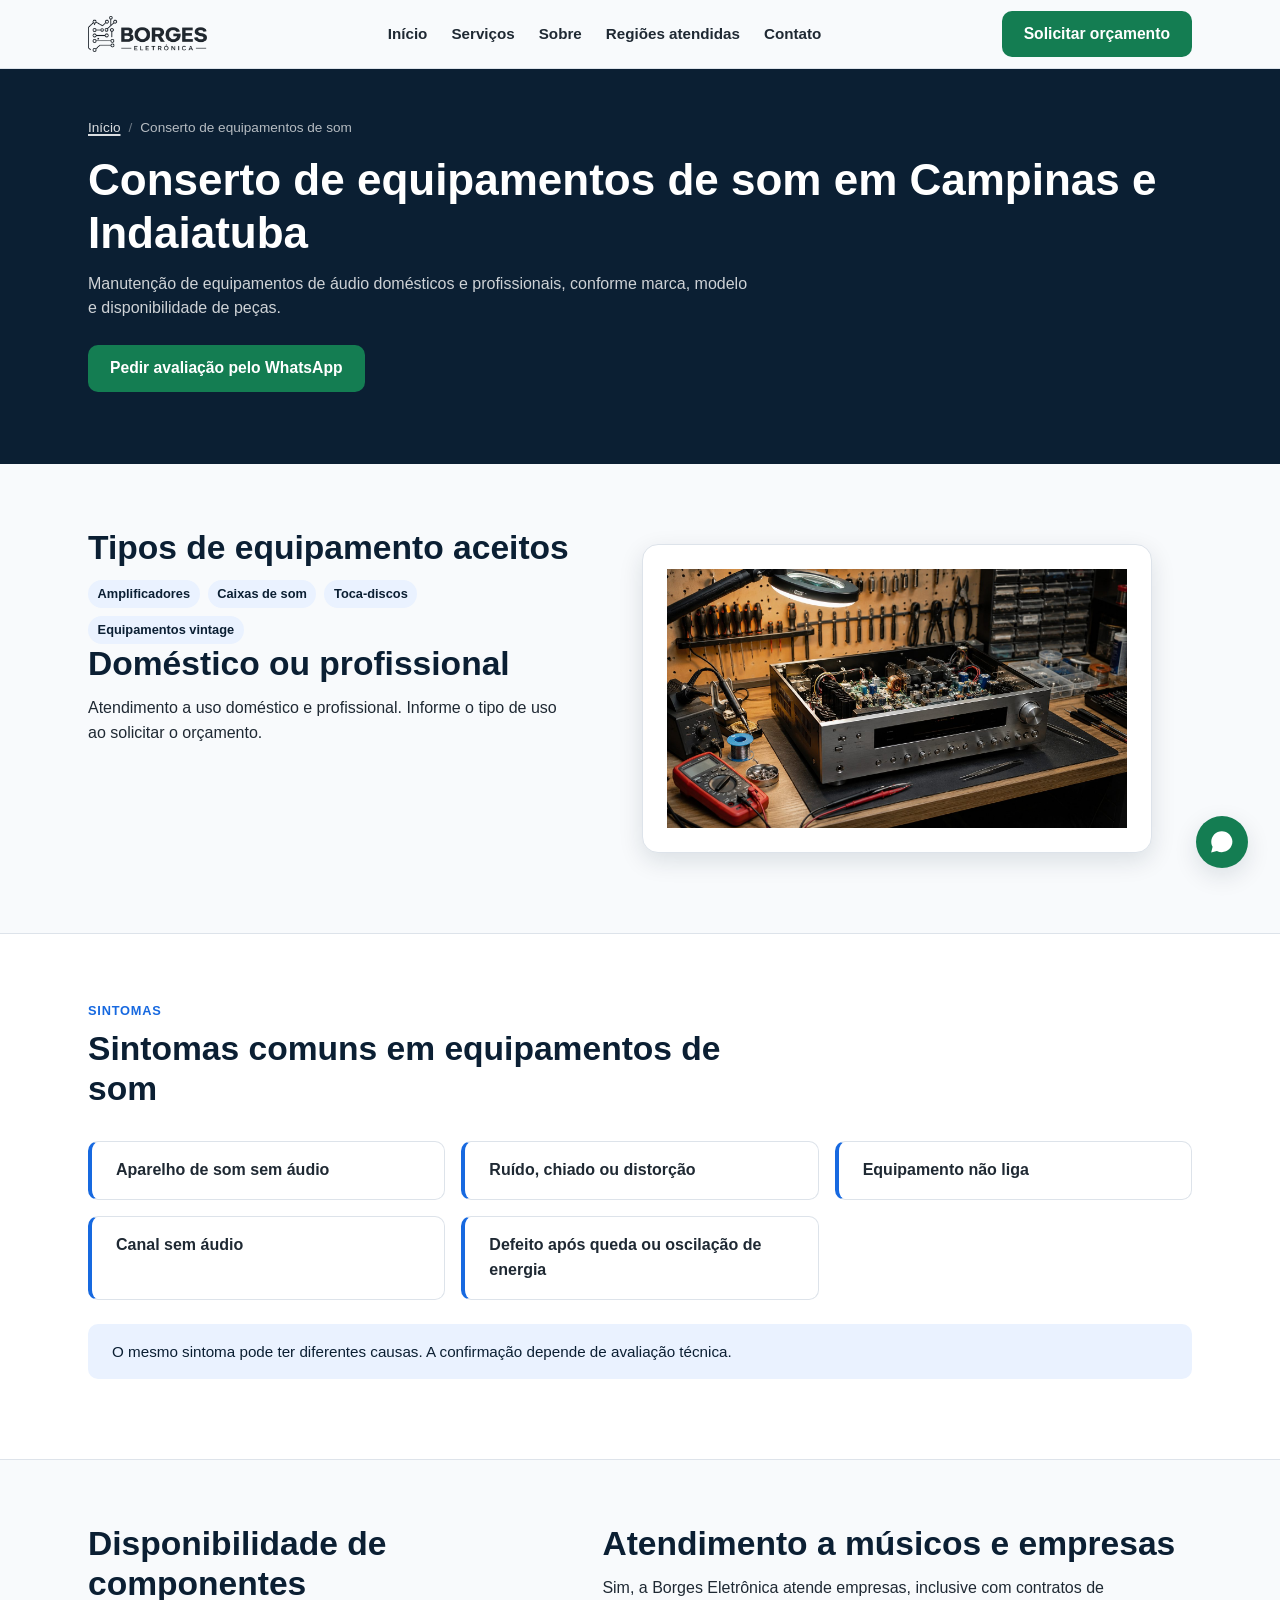
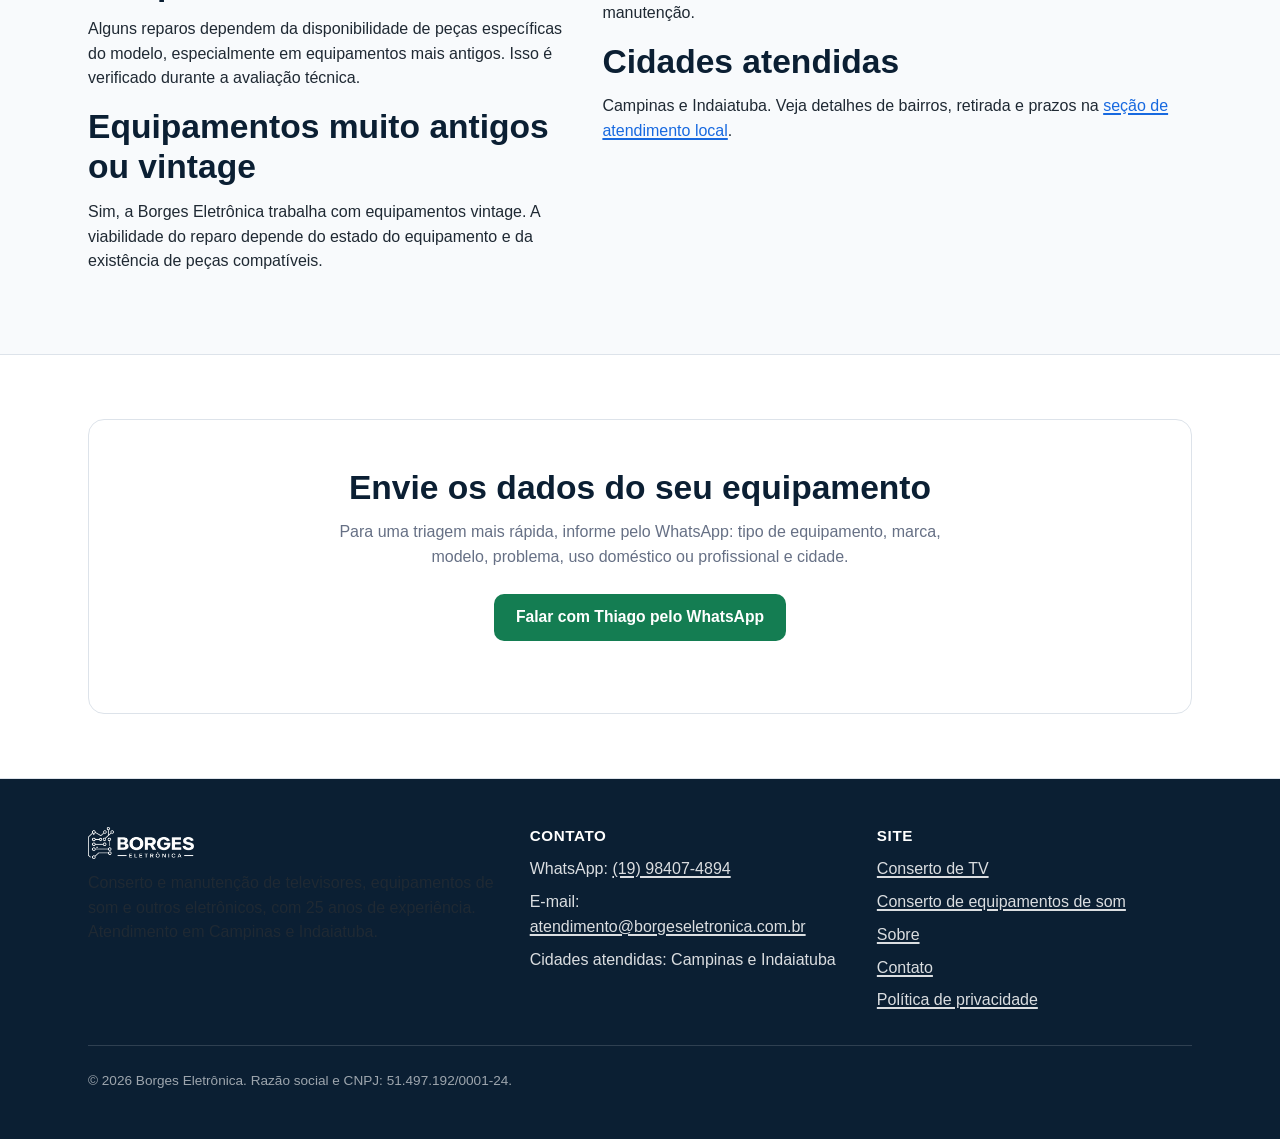
<file: conserto-de-equipamentos-de-som/index.html>
<!doctype html>
<html lang="pt-BR">
<head>
  <meta charset="utf-8">
  <meta name="viewport" content="width=device-width, initial-scale=1">
  <title>Conserto de Equipamentos de Som | Borges Eletrônica</title>
  <meta name="description" content="Manutenção de equipamentos de áudio domésticos e profissionais em Campinas e Indaiatuba, com Thiago Borges, 25 anos de experiência.">
  <link rel="canonical" href="https://borgeseletronica.com.br/conserto-de-equipamentos-de-som/">
  <meta property="og:type" content="website">
  <meta property="og:site_name" content="Borges Eletrônica">
  <meta property="og:title" content="Conserto de Equipamentos de Som | Borges Eletrônica">
  <meta property="og:description" content="Manutenção de equipamentos de áudio domésticos e profissionais em Campinas e Indaiatuba.">
  <meta property="og:url" content="https://borgeseletronica.com.br/conserto-de-equipamentos-de-som/">
  <meta property="og:image" content="https://borgeseletronica.com.br/assets/img/og-image.svg">
  <meta name="twitter:card" content="summary_large_image">
  <link rel="icon" type="image/png" href="/assets/img/favicon.png">
  <link rel="stylesheet" href="/assets/css/styles.css">
  <script type="application/ld+json">
  {
    "@context": "https://schema.org",
    "@type": "BreadcrumbList",
    "itemListElement": [
      { "@type": "ListItem", "position": 1, "name": "Início", "item": "https://borgeseletronica.com.br/" },
      { "@type": "ListItem", "position": 2, "name": "Conserto de equipamentos de som", "item": "https://borgeseletronica.com.br/conserto-de-equipamentos-de-som/" }
    ]
  }
  </script>
</head>
<body>
  <a href="#main" class="skip-link">Pular para o conteúdo principal</a>
  <header class="site-header">
    <div class="container">
      <a href="/" class="brand">
        <img src="/assets/img/logo.png" alt="Borges Eletrônica" width="159" height="48" style="height:2.25rem;width:auto;">
      </a>
      <nav class="main-nav" aria-label="Principal">
        <ul>
          <li><a href="/">Início</a></li>
          <li><a href="/#servicos">Serviços</a></li>
          <li><a href="/sobre/">Sobre</a></li>
          <li><a href="/#atendimento">Regiões atendidas</a></li>
          <li><a href="/contato/">Contato</a></li>
        </ul>
      </nav>
      <div class="header-actions">
        <a class="btn btn-primary" href="https://wa.me/5519984074894?text=Ol%C3%A1%2C%20encontrei%20a%20Borges%20Eletr%C3%B4nica%20pelo%20site.%0A%0AEquipamento%3A%0AMarca%3A%0AModelo%3A%0AProblema%3A%0AUso%20dom%C3%A9stico%20ou%20profissional%3A%0ACidade%3A" target="_blank" rel="noopener" data-track="whatsapp_click" data-track-origin="header">Solicitar orçamento</a>
        <button class="menu-toggle" type="button" aria-expanded="false" aria-controls="mobileMenu" aria-label="Abrir menu">
          <svg viewBox="0 0 24 24" fill="none" stroke="currentColor" stroke-width="2" stroke-linecap="round" aria-hidden="true"><path d="M4 6h16M4 12h16M4 18h16"/></svg>
        </button>
      </div>
    </div>
  </header>

  <div class="mobile-menu" id="mobileMenu" hidden>
    <div class="mobile-menu-head">
      <img src="/assets/img/logo-light.png" alt="Borges Eletrônica" width="159" height="48" style="height:2rem;width:auto;">
      <button class="mobile-menu-close" type="button" aria-label="Fechar menu">
        <svg viewBox="0 0 24 24" fill="none" stroke="currentColor" stroke-width="2" stroke-linecap="round" aria-hidden="true"><path d="M6 6l12 12M18 6 6 18"/></svg>
      </button>
    </div>
    <nav aria-label="Menu móvel">
      <ul>
        <li><a href="/">Início</a></li>
        <li><a href="/#servicos">Serviços</a></li>
        <li><a href="/sobre/">Sobre</a></li>
        <li><a href="/#atendimento">Regiões atendidas</a></li>
        <li><a href="/contato/">Contato</a></li>
      </ul>
    </nav>
    <a class="btn btn-primary btn-block" href="https://wa.me/5519984074894?text=Ol%C3%A1%2C%20encontrei%20a%20Borges%20Eletr%C3%B4nica%20pelo%20site.%0A%0AEquipamento%3A%0AMarca%3A%0AModelo%3A%0AProblema%3A%0AUso%20dom%C3%A9stico%20ou%20profissional%3A%0ACidade%3A" target="_blank" rel="noopener" data-track="whatsapp_click" data-track-origin="mobile_menu">Solicitar orçamento pelo WhatsApp</a>
  </div>

  <main id="main">
    <section class="page-hero">
      <div class="container">
        <ul class="breadcrumbs">
          <li><a href="/">Início</a></li>
          <li>Conserto de equipamentos de som</li>
        </ul>
        <h1>Conserto de equipamentos de som em Campinas e Indaiatuba</h1>
        <p>Manutenção de equipamentos de áudio domésticos e profissionais, conforme marca, modelo e disponibilidade de peças.</p>
        <div class="hero-cta">
          <a class="btn btn-primary" href="https://wa.me/5519984074894?text=Ol%C3%A1%2C%20encontrei%20a%20Borges%20Eletr%C3%B4nica%20pelo%20site.%0A%0AEquipamento%3A%0AMarca%3A%0AModelo%3A%0AProblema%3A%0AUso%20dom%C3%A9stico%20ou%20profissional%3A%0ACidade%3A" target="_blank" rel="noopener" data-track="whatsapp_click" data-track-origin="service_audio">Pedir avaliação pelo WhatsApp</a>
        </div>
      </div>
    </section>

    <section class="section">
      <div class="container">
        <div class="about-grid">
          <div>
            <h2>Tipos de equipamento aceitos</h2>
            <ul class="tag-list">
              <li>Amplificadores</li>
              <li>Caixas de som</li>
              <li>Toca-discos</li>
              <li>Equipamentos vintage</li>
            </ul>
            <h2>Doméstico ou profissional</h2>
            <p>Atendimento a uso doméstico e profissional. Informe o tipo de uso ao solicitar o orçamento.</p>
          </div>
          <figure class="hero-media">
            <img src="/assets/img/audio-equipment.jpg" alt="Equipamento de som em manutenção na bancada da Borges Eletrônica" width="1672" height="941" style="height:auto" loading="lazy">
          </figure>
        </div>
      </div>
    </section>

    <section class="section section--alt">
      <div class="container">
        <div class="section-head">
          <span class="eyebrow">Sintomas</span>
          <h2>Sintomas comuns em equipamentos de som</h2>
        </div>
        <div class="problem-grid">
          <div class="problem-card"><p>Aparelho de som sem áudio</p></div>
          <div class="problem-card"><p>Ruído, chiado ou distorção</p></div>
          <div class="problem-card"><p>Equipamento não liga</p></div>
          <div class="problem-card"><p>Canal sem áudio</p></div>
          <div class="problem-card"><p>Defeito após queda ou oscilação de energia</p></div>
        </div>
        <p class="problem-note">O mesmo sintoma pode ter diferentes causas. A confirmação depende de avaliação técnica.</p>
      </div>
    </section>

    <section class="section">
      <div class="container">
        <div class="about-grid">
          <div>
            <h2>Disponibilidade de componentes</h2>
            <p>Alguns reparos dependem da disponibilidade de peças específicas do modelo, especialmente em equipamentos mais antigos. Isso é verificado durante a avaliação técnica.</p>
            <h2>Equipamentos muito antigos ou vintage</h2>
            <p>Sim, a Borges Eletrônica trabalha com equipamentos vintage. A viabilidade do reparo depende do estado do equipamento e da existência de peças compatíveis.</p>
          </div>
          <div>
            <h2>Atendimento a músicos e empresas</h2>
            <p>Sim, a Borges Eletrônica atende empresas, inclusive com contratos de manutenção.</p>
            <h2>Cidades atendidas</h2>
            <p>Campinas e Indaiatuba. Veja detalhes de bairros, retirada e prazos na <a href="/#atendimento">seção de atendimento local</a>.</p>
          </div>
        </div>
      </div>
    </section>

    <section class="section section--alt">
      <div class="container">
        <div class="final-cta" style="background:var(--color-white); color:var(--color-navy); border:1px solid var(--color-border)">
          <h2 style="color:var(--color-navy)">Envie os dados do seu equipamento</h2>
          <p style="color:var(--color-gray)">Para uma triagem mais rápida, informe pelo WhatsApp: tipo de equipamento, marca, modelo, problema, uso doméstico ou profissional e cidade.</p>
          <div class="hero-cta">
            <a class="btn btn-primary" href="https://wa.me/5519984074894?text=Ol%C3%A1%2C%20encontrei%20a%20Borges%20Eletr%C3%B4nica%20pelo%20site.%0A%0AEquipamento%3A%0AMarca%3A%0AModelo%3A%0AProblema%3A%0AUso%20dom%C3%A9stico%20ou%20profissional%3A%0ACidade%3A" target="_blank" rel="noopener" data-track="whatsapp_click" data-track-origin="service_audio">Falar com Thiago pelo WhatsApp</a>
          </div>
        </div>
      </div>
    </section>
  </main>

  <footer class="site-footer">
    <div class="container">
      <div class="footer-grid">
        <div>
          <a href="/" class="footer-brand">
            <img src="/assets/img/logo-light.png" alt="Borges Eletrônica" width="159" height="48" style="height:2rem;width:auto;">
          </a>
          <p>Conserto e manutenção de televisores, equipamentos de som e outros eletrônicos, com 25 anos de experiência. Atendimento em Campinas e Indaiatuba.</p>
        </div>
        <div>
          <h3>Contato</h3>
          <ul>
            <li>WhatsApp: <a href="https://wa.me/5519984074894">(19) 98407-4894</a></li>
            <li>E-mail: <a href="mailto:atendimento@borgeseletronica.com.br">atendimento@borgeseletronica.com.br</a></li>
            <li>Cidades atendidas: Campinas e Indaiatuba</li>
          </ul>
        </div>
        <div>
          <h3>Site</h3>
          <ul>
            <li><a href="/conserto-de-tv/">Conserto de TV</a></li>
            <li><a href="/conserto-de-equipamentos-de-som/">Conserto de equipamentos de som</a></li>
            <li><a href="/sobre/">Sobre</a></li>
            <li><a href="/contato/">Contato</a></li>
            <li><a href="/politica-de-privacidade/">Política de privacidade</a></li>
          </ul>
        </div>
      </div>
      <div class="footer-bottom">
        <span>&copy; <span data-current-year>2026</span> Borges Eletrônica. Razão social e CNPJ: 51.497.192/0001-24.</span>
      </div>
    </div>
  </footer>

  <div class="mobile-contact-bar" role="group" aria-label="Contato rápido">
    <a class="btn btn-primary" href="https://wa.me/5519984074894?text=Ol%C3%A1%2C%20encontrei%20a%20Borges%20Eletr%C3%B4nica%20pelo%20site.%0A%0AEquipamento%3A%0AMarca%3A%0AModelo%3A%0AProblema%3A%0AUso%20dom%C3%A9stico%20ou%20profissional%3A%0ACidade%3A" target="_blank" rel="noopener" data-track="whatsapp_click" data-track-origin="floating_button">WhatsApp</a>
  </div>
  <a class="floating-whatsapp" href="/contato/" aria-label="Falar pelo WhatsApp" data-track="whatsapp_click" data-track-origin="floating_button">
    <svg viewBox="0 0 24 24" width="24" height="24" fill="currentColor" aria-hidden="true"><path d="M12.04 2C6.58 2 2.13 6.45 2.13 11.91c0 1.75.46 3.39 1.26 4.83L2 22l5.42-1.42a9.9 9.9 0 0 0 4.62 1.14h.01c5.46 0 9.9-4.45 9.9-9.91C21.95 6.45 17.5 2 12.04 2Zm4.44 12c-.24-.12-1.43-.71-1.65-.79-.22-.08-.38-.12-.55.12-.16.24-.63.79-.77.95-.14.16-.28.18-.52.06-.24-.12-1.02-.38-1.94-1.2-.72-.64-1.2-1.43-1.34-1.67-.14-.24-.02-.37.11-.49.11-.11.24-.28.36-.42.12-.14.16-.24.24-.4.08-.16.04-.3-.02-.42-.06-.12-.55-1.33-.76-1.82-.2-.48-.4-.42-.55-.42h-.47c-.16 0-.42.06-.64.3-.22.24-.84.82-.84 2s.86 2.32.98 2.48c.12.16 1.7 2.6 4.11 3.64.57.25 1.02.4 1.37.51.58.18 1.1.16 1.52.1.46-.07 1.43-.58 1.63-1.15.2-.56.2-1.04.14-1.15-.06-.1-.22-.16-.46-.28Z"/></svg>
  </a>

  <script src="/assets/js/main.js"></script>
</body>
</html>
</file>
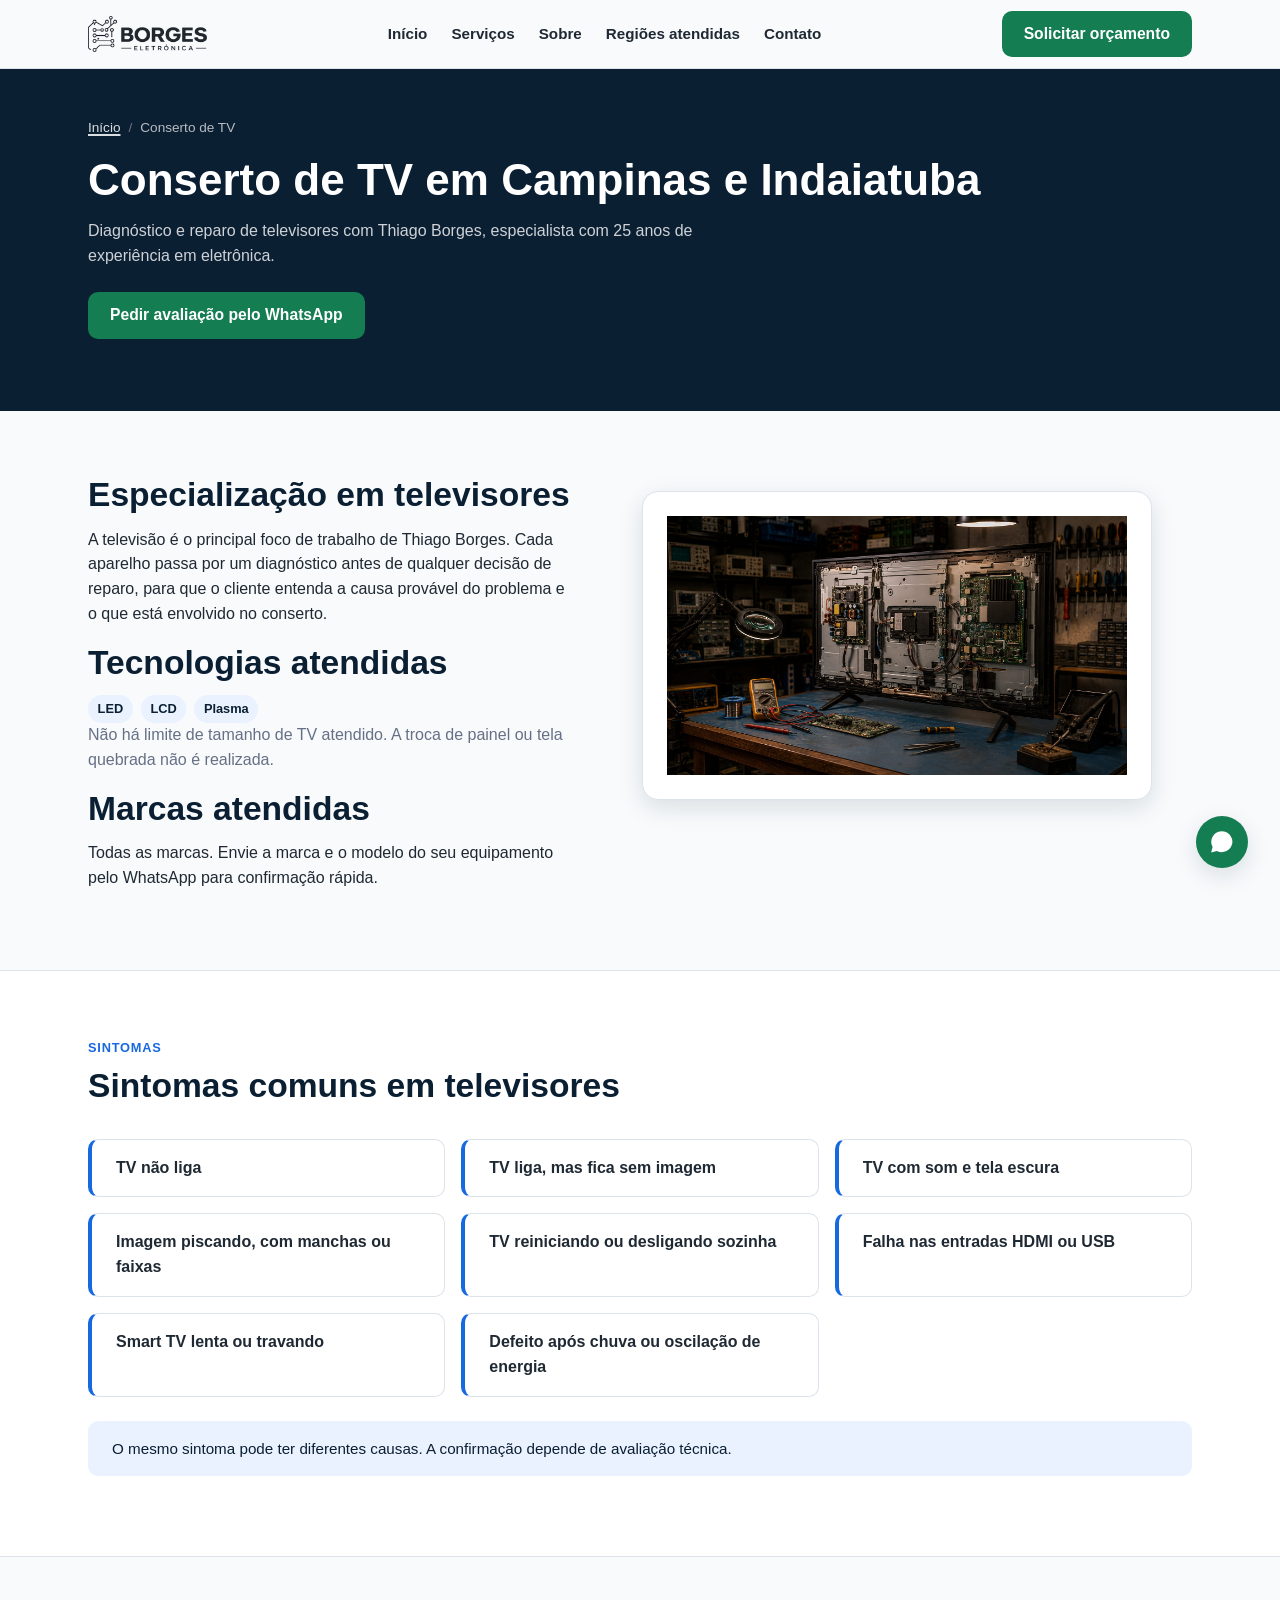
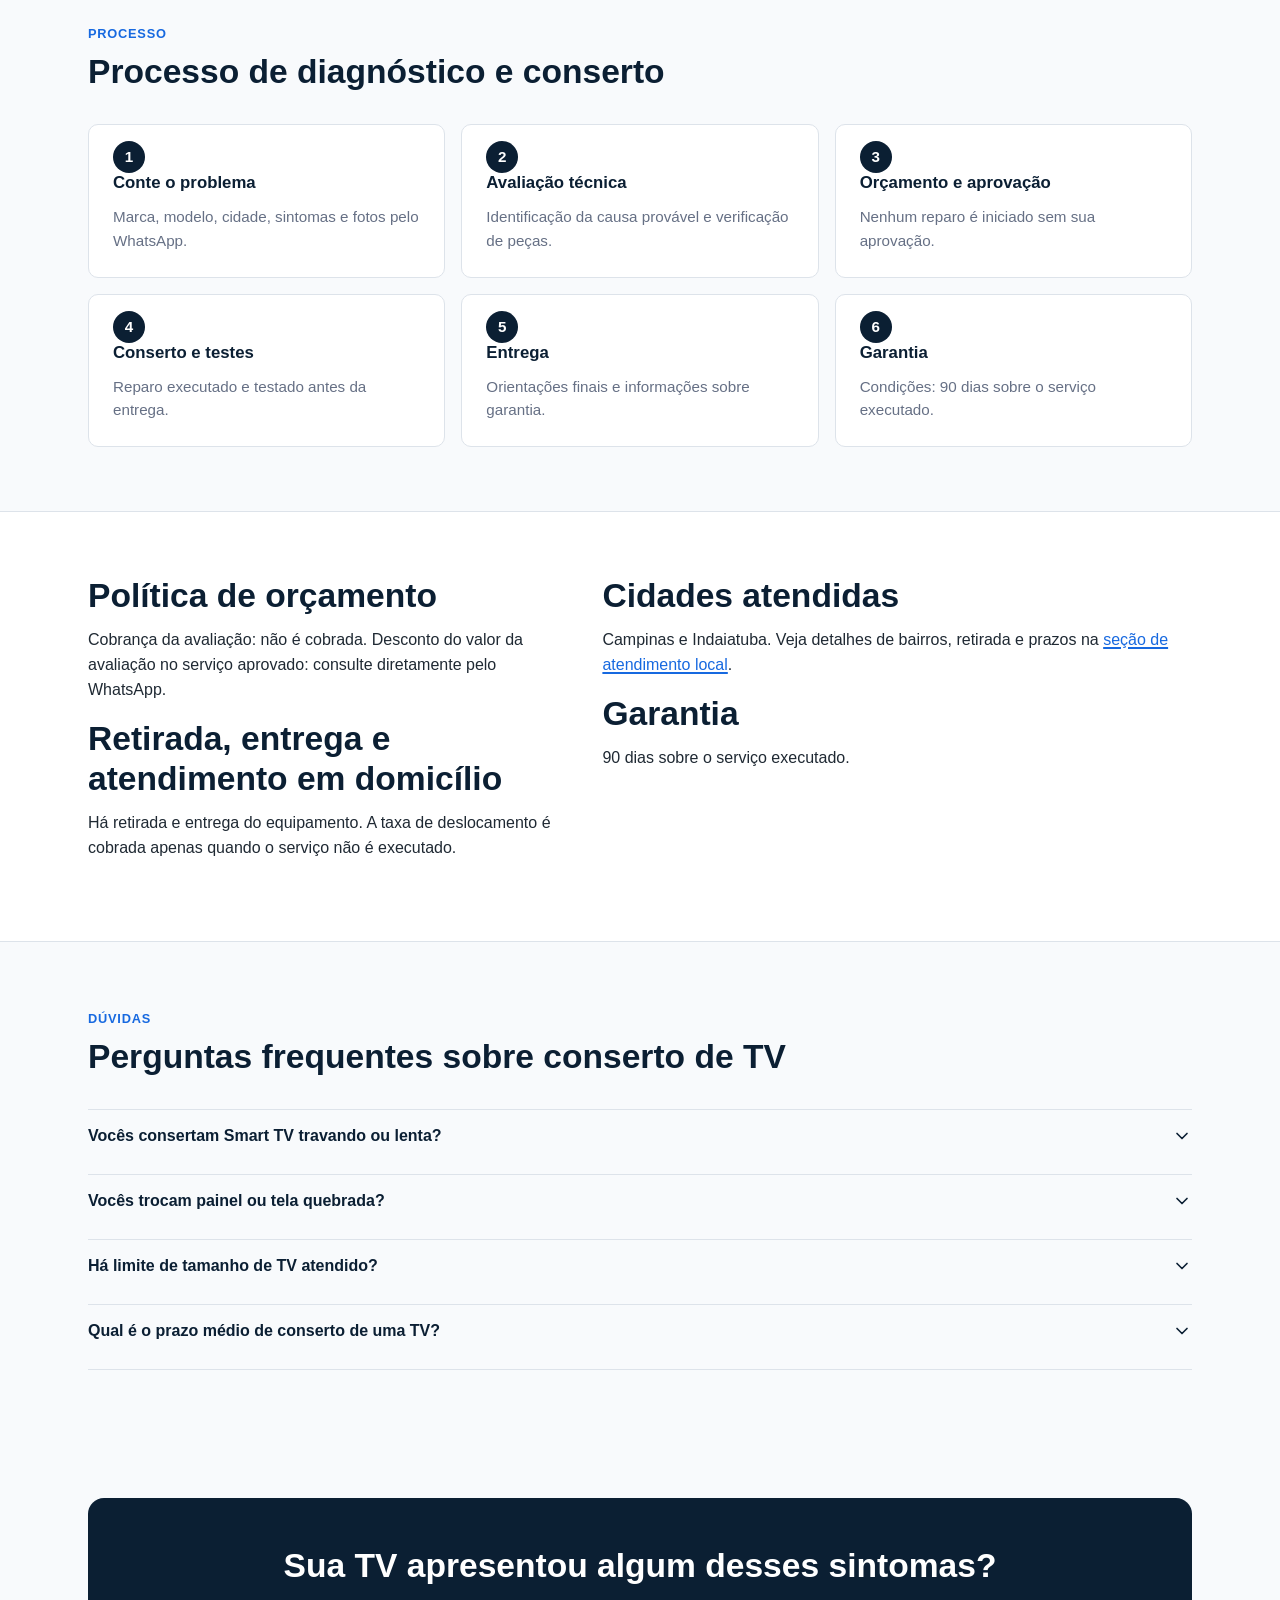
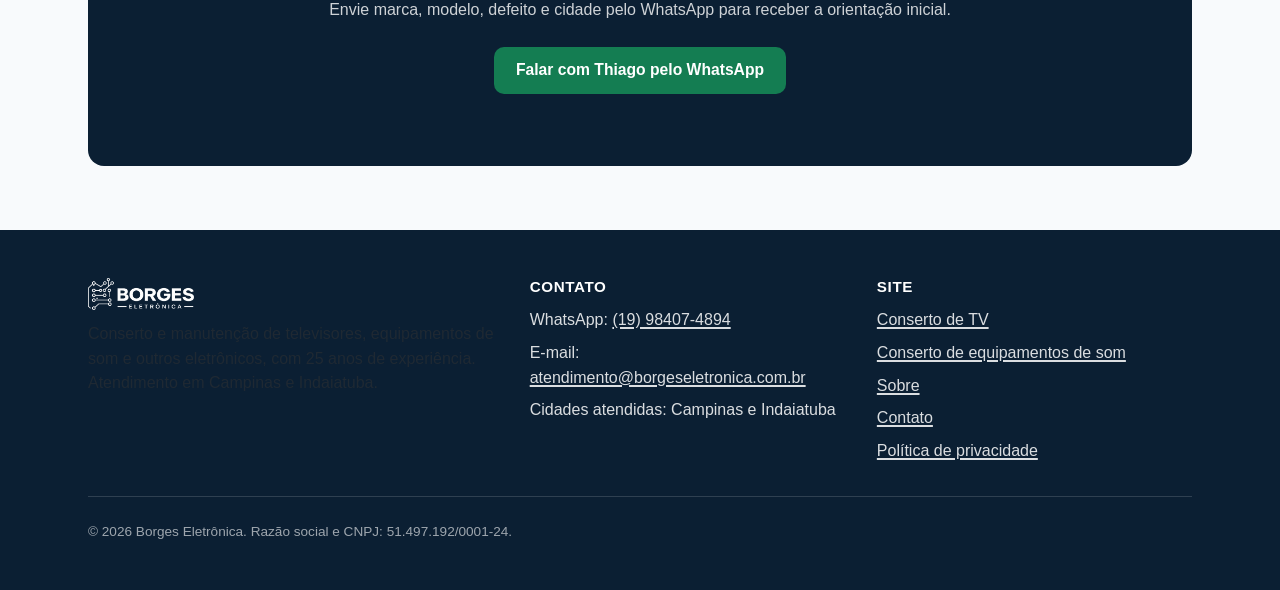
<file: conserto-de-tv/index.html>
<!doctype html>
<html lang="pt-BR">
<head>
  <meta charset="utf-8">
  <meta name="viewport" content="width=device-width, initial-scale=1">
  <title>Conserto de TV em Campinas e Indaiatuba | Borges Eletrônica</title>
  <meta name="description" content="Diagnóstico e conserto de televisores em Campinas e Indaiatuba com Thiago Borges, 25 anos de experiência. Avaliação técnica antes do reparo.">
  <link rel="canonical" href="https://borgeseletronica.com.br/conserto-de-tv/">
  <meta property="og:type" content="website">
  <meta property="og:site_name" content="Borges Eletrônica">
  <meta property="og:title" content="Conserto de TV em Campinas e Indaiatuba | Borges Eletrônica">
  <meta property="og:description" content="Diagnóstico e conserto de televisores em Campinas e Indaiatuba com 25 anos de experiência.">
  <meta property="og:url" content="https://borgeseletronica.com.br/conserto-de-tv/">
  <meta property="og:image" content="https://borgeseletronica.com.br/assets/img/og-image.svg">
  <meta name="twitter:card" content="summary_large_image">
  <link rel="icon" type="image/png" href="/assets/img/favicon.png">
  <link rel="stylesheet" href="/assets/css/styles.css">
  <script type="application/ld+json">
  {
    "@context": "https://schema.org",
    "@type": "BreadcrumbList",
    "itemListElement": [
      { "@type": "ListItem", "position": 1, "name": "Início", "item": "https://borgeseletronica.com.br/" },
      { "@type": "ListItem", "position": 2, "name": "Conserto de TV", "item": "https://borgeseletronica.com.br/conserto-de-tv/" }
    ]
  }
  </script>
  <script type="application/ld+json">
  {
    "@context": "https://schema.org",
    "@type": "Service",
    "name": "Conserto de TV",
    "serviceType": "Reparo de televisores",
    "areaServed": [
      { "@type": "City", "name": "Campinas" },
      { "@type": "City", "name": "Indaiatuba" }
    ],
    "provider": {
      "@type": "LocalBusiness",
      "name": "Borges Eletrônica",
      "founder": { "@type": "Person", "name": "Thiago Borges" }
    }
  }
  </script>
</head>
<body>
  <a href="#main" class="skip-link">Pular para o conteúdo principal</a>
  <header class="site-header">
    <div class="container">
      <a href="/" class="brand">
        <img src="/assets/img/logo.png" alt="Borges Eletrônica" width="159" height="48" style="height:2.25rem;width:auto;">
      </a>
      <nav class="main-nav" aria-label="Principal">
        <ul>
          <li><a href="/">Início</a></li>
          <li><a href="/#servicos">Serviços</a></li>
          <li><a href="/sobre/">Sobre</a></li>
          <li><a href="/#atendimento">Regiões atendidas</a></li>
          <li><a href="/contato/">Contato</a></li>
        </ul>
      </nav>
      <div class="header-actions">
        <a class="btn btn-primary" href="https://wa.me/5519984074894?text=Ol%C3%A1%2C%20encontrei%20a%20Borges%20Eletr%C3%B4nica%20pelo%20site.%0A%0AEquipamento%3A%20TV%0AMarca%3A%0AModelo%3A%0ATamanho%3A%0AProblema%3A%0ACidade%3A%0ATenho%20fotos%20ou%20v%C3%ADdeo%3A%20sim/n%C3%A3o" target="_blank" rel="noopener" data-track="whatsapp_click" data-track-origin="header">Solicitar orçamento</a>
        <button class="menu-toggle" type="button" aria-expanded="false" aria-controls="mobileMenu" aria-label="Abrir menu">
          <svg viewBox="0 0 24 24" fill="none" stroke="currentColor" stroke-width="2" stroke-linecap="round" aria-hidden="true"><path d="M4 6h16M4 12h16M4 18h16"/></svg>
        </button>
      </div>
    </div>
  </header>

  <div class="mobile-menu" id="mobileMenu" hidden>
    <div class="mobile-menu-head">
      <img src="/assets/img/logo-light.png" alt="Borges Eletrônica" width="159" height="48" style="height:2rem;width:auto;">
      <button class="mobile-menu-close" type="button" aria-label="Fechar menu">
        <svg viewBox="0 0 24 24" fill="none" stroke="currentColor" stroke-width="2" stroke-linecap="round" aria-hidden="true"><path d="M6 6l12 12M18 6 6 18"/></svg>
      </button>
    </div>
    <nav aria-label="Menu móvel">
      <ul>
        <li><a href="/">Início</a></li>
        <li><a href="/#servicos">Serviços</a></li>
        <li><a href="/sobre/">Sobre</a></li>
        <li><a href="/#atendimento">Regiões atendidas</a></li>
        <li><a href="/contato/">Contato</a></li>
      </ul>
    </nav>
    <a class="btn btn-primary btn-block" href="https://wa.me/5519984074894?text=Ol%C3%A1%2C%20encontrei%20a%20Borges%20Eletr%C3%B4nica%20pelo%20site.%0A%0AEquipamento%3A%20TV%0AMarca%3A%0AModelo%3A%0ATamanho%3A%0AProblema%3A%0ACidade%3A%0ATenho%20fotos%20ou%20v%C3%ADdeo%3A%20sim/n%C3%A3o" target="_blank" rel="noopener" data-track="whatsapp_click" data-track-origin="mobile_menu">Solicitar orçamento pelo WhatsApp</a>
  </div>

  <main id="main">
    <section class="page-hero">
      <div class="container">
        <ul class="breadcrumbs">
          <li><a href="/">Início</a></li>
          <li>Conserto de TV</li>
        </ul>
        <h1>Conserto de TV em Campinas e Indaiatuba</h1>
        <p>Diagnóstico e reparo de televisores com Thiago Borges, especialista com 25 anos de experiência em eletrônica.</p>
        <div class="hero-cta">
          <a class="btn btn-primary" href="https://wa.me/5519984074894?text=Ol%C3%A1%2C%20encontrei%20a%20Borges%20Eletr%C3%B4nica%20pelo%20site.%0A%0AEquipamento%3A%20TV%0AMarca%3A%0AModelo%3A%0ATamanho%3A%0AProblema%3A%0ACidade%3A%0ATenho%20fotos%20ou%20v%C3%ADdeo%3A%20sim/n%C3%A3o" target="_blank" rel="noopener" data-track="whatsapp_click" data-track-origin="service_tv">Pedir avaliação pelo WhatsApp</a>
        </div>
      </div>
    </section>

    <section class="section">
      <div class="container">
        <div class="about-grid">
          <div>
            <h2>Especialização em televisores</h2>
            <p>A televisão é o principal foco de trabalho de Thiago Borges. Cada aparelho passa por um diagnóstico antes de qualquer decisão de reparo, para que o cliente entenda a causa provável do problema e o que está envolvido no conserto.</p>
            <h2>Tecnologias atendidas</h2>
            <ul class="tag-list">
              <li>LED</li>
              <li>LCD</li>
              <li>Plasma</li>
            </ul>
            <p class="text-gray">Não há limite de tamanho de TV atendido. A troca de painel ou tela quebrada não é realizada.</p>
            <h2>Marcas atendidas</h2>
            <p>Todas as marcas. Envie a marca e o modelo do seu equipamento pelo WhatsApp para confirmação rápida.</p>
          </div>
          <figure class="hero-media">
            <img src="/assets/img/tv-diagnosis.jpg" alt="Televisor em diagnóstico técnico na bancada da Borges Eletrônica" width="1672" height="941" style="height:auto" loading="lazy">
          </figure>
        </div>
      </div>
    </section>

    <section class="section section--alt">
      <div class="container">
        <div class="section-head">
          <span class="eyebrow">Sintomas</span>
          <h2>Sintomas comuns em televisores</h2>
        </div>
        <div class="problem-grid">
          <div class="problem-card"><p>TV não liga</p></div>
          <div class="problem-card"><p>TV liga, mas fica sem imagem</p></div>
          <div class="problem-card"><p>TV com som e tela escura</p></div>
          <div class="problem-card"><p>Imagem piscando, com manchas ou faixas</p></div>
          <div class="problem-card"><p>TV reiniciando ou desligando sozinha</p></div>
          <div class="problem-card"><p>Falha nas entradas HDMI ou USB</p></div>
          <div class="problem-card"><p>Smart TV lenta ou travando</p></div>
          <div class="problem-card"><p>Defeito após chuva ou oscilação de energia</p></div>
        </div>
        <p class="problem-note">O mesmo sintoma pode ter diferentes causas. A confirmação depende de avaliação técnica.</p>
      </div>
    </section>

    <section class="section">
      <div class="container">
        <div class="section-head">
          <span class="eyebrow">Processo</span>
          <h2>Processo de diagnóstico e conserto</h2>
        </div>
        <ol class="process-list">
          <li class="process-step"><h3>Conte o problema</h3><p>Marca, modelo, cidade, sintomas e fotos pelo WhatsApp.</p></li>
          <li class="process-step"><h3>Avaliação técnica</h3><p>Identificação da causa provável e verificação de peças.</p></li>
          <li class="process-step"><h3>Orçamento e aprovação</h3><p>Nenhum reparo é iniciado sem sua aprovação.</p></li>
          <li class="process-step"><h3>Conserto e testes</h3><p>Reparo executado e testado antes da entrega.</p></li>
          <li class="process-step"><h3>Entrega</h3><p>Orientações finais e informações sobre garantia.</p></li>
          <li class="process-step"><h3>Garantia</h3><p>Condições: 90 dias sobre o serviço executado.</p></li>
        </ol>
      </div>
    </section>

    <section class="section section--alt">
      <div class="container">
        <div class="about-grid">
          <div>
            <h2>Política de orçamento</h2>
            <p>Cobrança da avaliação: não é cobrada. Desconto do valor da avaliação no serviço aprovado: consulte diretamente pelo WhatsApp.</p>
            <h2>Retirada, entrega e atendimento em domicílio</h2>
            <p>Há retirada e entrega do equipamento. A taxa de deslocamento é cobrada apenas quando o serviço não é executado.</p>
          </div>
          <div>
            <h2>Cidades atendidas</h2>
            <p>Campinas e Indaiatuba. Veja detalhes de bairros, retirada e prazos na <a href="/#atendimento">seção de atendimento local</a>.</p>
            <h2>Garantia</h2>
            <p>90 dias sobre o serviço executado.</p>
          </div>
        </div>
      </div>
    </section>

    <section class="section">
      <div class="container">
        <div class="section-head">
          <span class="eyebrow">Dúvidas</span>
          <h2>Perguntas frequentes sobre conserto de TV</h2>
        </div>
        <div class="faq-list">
          <div class="faq-item">
            <h3><button class="faq-question" aria-expanded="false" aria-controls="tvfaq1">Vocês consertam Smart TV travando ou lenta?<span class="chevron"><svg viewBox="0 0 24 24" fill="none" stroke="currentColor" stroke-width="2" stroke-linecap="round" stroke-linejoin="round" aria-hidden="true"><path d="m6 9 6 6 6-6"/></svg></span></button></h3>
            <div class="faq-answer" id="tvfaq1" hidden><p>Sim, esse é um dos sintomas atendidos. O diagnóstico identifica se a causa é de hardware, memória ou software.</p></div>
          </div>
          <div class="faq-item">
            <h3><button class="faq-question" aria-expanded="false" aria-controls="tvfaq2">Vocês trocam painel ou tela quebrada?<span class="chevron"><svg viewBox="0 0 24 24" fill="none" stroke="currentColor" stroke-width="2" stroke-linecap="round" stroke-linejoin="round" aria-hidden="true"><path d="m6 9 6 6 6-6"/></svg></span></button></h3>
            <div class="faq-answer" id="tvfaq2" hidden><p>Não, a troca de painel ou tela quebrada não é realizada atualmente.</p></div>
          </div>
          <div class="faq-item">
            <h3><button class="faq-question" aria-expanded="false" aria-controls="tvfaq3">Há limite de tamanho de TV atendido?<span class="chevron"><svg viewBox="0 0 24 24" fill="none" stroke="currentColor" stroke-width="2" stroke-linecap="round" stroke-linejoin="round" aria-hidden="true"><path d="m6 9 6 6 6-6"/></svg></span></button></h3>
            <div class="faq-answer" id="tvfaq3" hidden><p>Não, não há limite de tamanho de TV atendido.</p></div>
          </div>
          <div class="faq-item">
            <h3><button class="faq-question" aria-expanded="false" aria-controls="tvfaq4">Qual é o prazo médio de conserto de uma TV?<span class="chevron"><svg viewBox="0 0 24 24" fill="none" stroke="currentColor" stroke-width="2" stroke-linecap="round" stroke-linejoin="round" aria-hidden="true"><path d="m6 9 6 6 6-6"/></svg></span></button></h3>
            <div class="faq-answer" id="tvfaq4" hidden><p>O prazo varia conforme a disponibilidade de peças e a complexidade do defeito. Uma estimativa é dada após a avaliação técnica.</p></div>
          </div>
        </div>
      </div>
    </section>

    <section class="section">
      <div class="container">
        <div class="final-cta">
          <h2>Sua TV apresentou algum desses sintomas?</h2>
          <p>Envie marca, modelo, defeito e cidade pelo WhatsApp para receber a orientação inicial.</p>
          <div class="hero-cta">
            <a class="btn btn-primary" href="https://wa.me/5519984074894?text=Ol%C3%A1%2C%20encontrei%20a%20Borges%20Eletr%C3%B4nica%20pelo%20site.%0A%0AEquipamento%3A%20TV%0AMarca%3A%0AModelo%3A%0ATamanho%3A%0AProblema%3A%0ACidade%3A%0ATenho%20fotos%20ou%20v%C3%ADdeo%3A%20sim/n%C3%A3o" target="_blank" rel="noopener" data-track="whatsapp_click" data-track-origin="service_tv">Falar com Thiago pelo WhatsApp</a>
          </div>
        </div>
      </div>
    </section>
  </main>

  <footer class="site-footer">
    <div class="container">
      <div class="footer-grid">
        <div>
          <a href="/" class="footer-brand">
            <img src="/assets/img/logo-light.png" alt="Borges Eletrônica" width="159" height="48" style="height:2rem;width:auto;">
          </a>
          <p>Conserto e manutenção de televisores, equipamentos de som e outros eletrônicos, com 25 anos de experiência. Atendimento em Campinas e Indaiatuba.</p>
        </div>
        <div>
          <h3>Contato</h3>
          <ul>
            <li>WhatsApp: <a href="https://wa.me/5519984074894">(19) 98407-4894</a></li>
            <li>E-mail: <a href="mailto:atendimento@borgeseletronica.com.br">atendimento@borgeseletronica.com.br</a></li>
            <li>Cidades atendidas: Campinas e Indaiatuba</li>
          </ul>
        </div>
        <div>
          <h3>Site</h3>
          <ul>
            <li><a href="/conserto-de-tv/">Conserto de TV</a></li>
            <li><a href="/conserto-de-equipamentos-de-som/">Conserto de equipamentos de som</a></li>
            <li><a href="/sobre/">Sobre</a></li>
            <li><a href="/contato/">Contato</a></li>
            <li><a href="/politica-de-privacidade/">Política de privacidade</a></li>
          </ul>
        </div>
      </div>
      <div class="footer-bottom">
        <span>&copy; <span data-current-year>2026</span> Borges Eletrônica. Razão social e CNPJ: 51.497.192/0001-24.</span>
      </div>
    </div>
  </footer>

  <div class="mobile-contact-bar" role="group" aria-label="Contato rápido">
    <a class="btn btn-primary" href="https://wa.me/5519984074894?text=Ol%C3%A1%2C%20encontrei%20a%20Borges%20Eletr%C3%B4nica%20pelo%20site.%0A%0AEquipamento%3A%20TV%0AMarca%3A%0AModelo%3A%0ATamanho%3A%0AProblema%3A%0ACidade%3A%0ATenho%20fotos%20ou%20v%C3%ADdeo%3A%20sim/n%C3%A3o" target="_blank" rel="noopener" data-track="whatsapp_click" data-track-origin="floating_button">WhatsApp</a>
  </div>
  <a class="floating-whatsapp" href="/contato/" aria-label="Falar pelo WhatsApp" data-track="whatsapp_click" data-track-origin="floating_button">
    <svg viewBox="0 0 24 24" width="24" height="24" fill="currentColor" aria-hidden="true"><path d="M12.04 2C6.58 2 2.13 6.45 2.13 11.91c0 1.75.46 3.39 1.26 4.83L2 22l5.42-1.42a9.9 9.9 0 0 0 4.62 1.14h.01c5.46 0 9.9-4.45 9.9-9.91C21.95 6.45 17.5 2 12.04 2Zm4.44 12c-.24-.12-1.43-.71-1.65-.79-.22-.08-.38-.12-.55.12-.16.24-.63.79-.77.95-.14.16-.28.18-.52.06-.24-.12-1.02-.38-1.94-1.2-.72-.64-1.2-1.43-1.34-1.67-.14-.24-.02-.37.11-.49.11-.11.24-.28.36-.42.12-.14.16-.24.24-.4.08-.16.04-.3-.02-.42-.06-.12-.55-1.33-.76-1.82-.2-.48-.4-.42-.55-.42h-.47c-.16 0-.42.06-.64.3-.22.24-.84.82-.84 2s.86 2.32.98 2.48c.12.16 1.7 2.6 4.11 3.64.57.25 1.02.4 1.37.51.58.18 1.1.16 1.52.1.46-.07 1.43-.58 1.63-1.15.2-.56.2-1.04.14-1.15-.06-.1-.22-.16-.46-.28Z"/></svg>
  </a>

  <script src="/assets/js/main.js"></script>
</body>
</html>
</file>
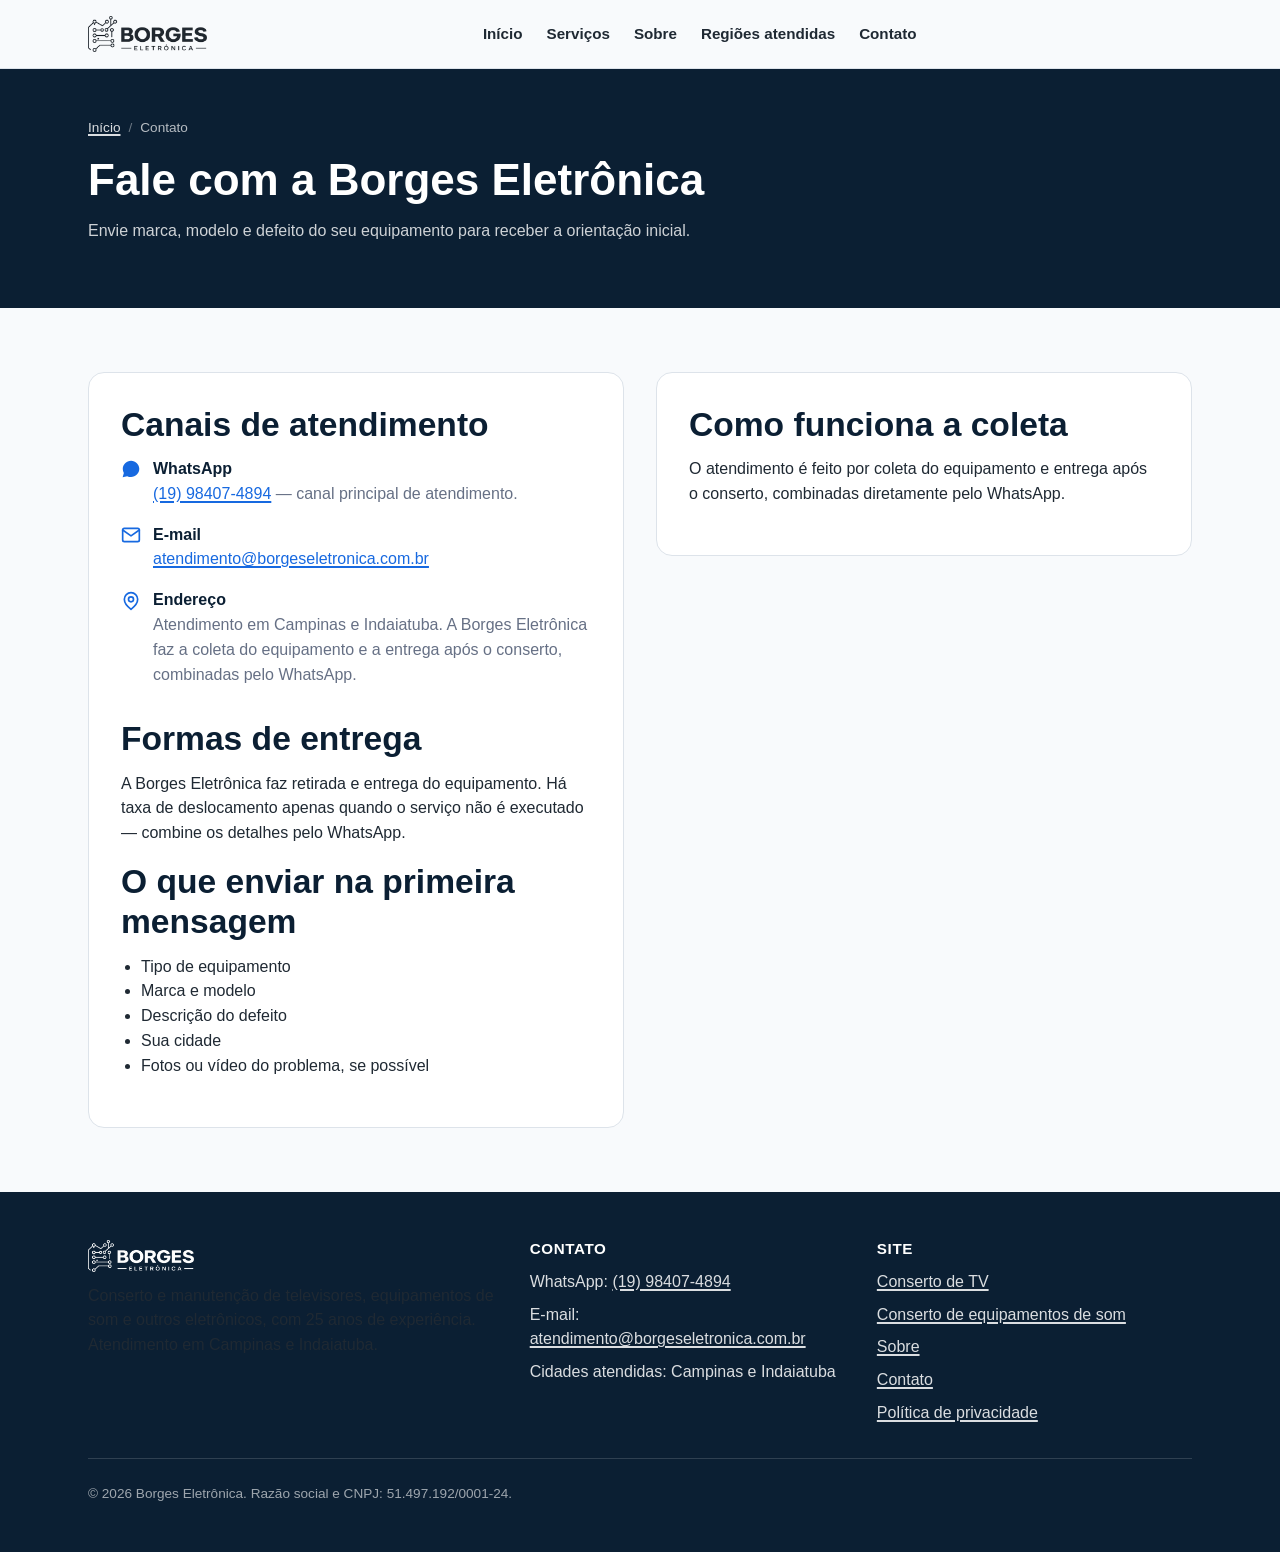
<file: contato/index.html>
<!doctype html>
<html lang="pt-BR">
<head>
  <meta charset="utf-8">
  <meta name="viewport" content="width=device-width, initial-scale=1">
  <title>Contato | Borges Eletrônica</title>
  <meta name="description" content="Fale com a Borges Eletrônica pelo WhatsApp ou e-mail. Atendimento em Campinas e Indaiatuba.">
  <link rel="canonical" href="https://borgeseletronica.com.br/contato/">
  <meta property="og:type" content="website">
  <meta property="og:site_name" content="Borges Eletrônica">
  <meta property="og:title" content="Contato | Borges Eletrônica">
  <meta property="og:description" content="Fale com a Borges Eletrônica pelo WhatsApp ou e-mail.">
  <meta property="og:url" content="https://borgeseletronica.com.br/contato/">
  <meta property="og:image" content="https://borgeseletronica.com.br/assets/img/og-image.svg">
  <meta name="twitter:card" content="summary_large_image">
  <link rel="icon" type="image/png" href="/assets/img/favicon.png">
  <link rel="stylesheet" href="/assets/css/styles.css">
</head>
<body>
  <a href="#main" class="skip-link">Pular para o conteúdo principal</a>

  <header class="site-header">
    <div class="container">
      <a href="/" class="brand">
        <img src="/assets/img/logo.png" alt="Borges Eletrônica" width="159" height="48" style="height:2.25rem;width:auto;">
      </a>
      <nav class="main-nav" aria-label="Principal">
        <ul>
          <li><a href="/">Início</a></li>
          <li><a href="/#servicos">Serviços</a></li>
          <li><a href="/sobre/">Sobre</a></li>
          <li><a href="/#atendimento">Regiões atendidas</a></li>
          <li><a href="/contato/">Contato</a></li>
        </ul>
      </nav>
      <div class="header-actions">
        <button class="menu-toggle" type="button" aria-expanded="false" aria-controls="mobileMenu" aria-label="Abrir menu">
          <svg viewBox="0 0 24 24" fill="none" stroke="currentColor" stroke-width="2" stroke-linecap="round" aria-hidden="true"><path d="M4 6h16M4 12h16M4 18h16"/></svg>
        </button>
      </div>
    </div>
  </header>

  <div class="mobile-menu" id="mobileMenu" hidden>
    <div class="mobile-menu-head">
      <img src="/assets/img/logo-light.png" alt="Borges Eletrônica" width="159" height="48" style="height:2rem;width:auto;">
      <button class="mobile-menu-close" type="button" aria-label="Fechar menu">
        <svg viewBox="0 0 24 24" fill="none" stroke="currentColor" stroke-width="2" stroke-linecap="round" aria-hidden="true"><path d="M6 6l12 12M18 6 6 18"/></svg>
      </button>
    </div>
    <nav aria-label="Menu móvel">
      <ul>
        <li><a href="/">Início</a></li>
        <li><a href="/#servicos">Serviços</a></li>
        <li><a href="/sobre/">Sobre</a></li>
        <li><a href="/#atendimento">Regiões atendidas</a></li>
        <li><a href="/contato/">Contato</a></li>
      </ul>
    </nav>
  </div>

  <main id="main">
    <section class="page-hero">
      <div class="container">
        <ul class="breadcrumbs">
          <li><a href="/">Início</a></li>
          <li>Contato</li>
        </ul>
        <h1>Fale com a Borges Eletrônica</h1>
        <p>Envie marca, modelo e defeito do seu equipamento para receber a orientação inicial.</p>
      </div>
    </section>

    <section class="section">
      <div class="container">
        <div class="contact-grid">
          <div class="contact-card">
            <h2>Canais de atendimento</h2>
            <ul class="contact-list">
              <li>
                <span class="icon"><svg viewBox="0 0 24 24" width="20" height="20" fill="currentColor" aria-hidden="true"><path d="M12.04 2C6.58 2 2.13 6.45 2.13 11.91c0 1.75.46 3.39 1.26 4.83L2 22l5.42-1.42a9.9 9.9 0 0 0 4.62 1.14h.01c5.46 0 9.9-4.45 9.9-9.91C21.95 6.45 17.5 2 12.04 2Zm4.44 12c-.24-.12-1.43-.71-1.65-.79-.22-.08-.38-.12-.55.12-.16.24-.63.79-.77.95-.14.16-.28.18-.52.06-.24-.12-1.02-.38-1.94-1.2-.72-.64-1.2-1.43-1.34-1.67-.14-.24-.02-.37.11-.49.11-.11.24-.28.36-.42.12-.14.16-.24.24-.4.08-.16.04-.3-.02-.42-.06-.12-.55-1.33-.76-1.82-.2-.48-.4-.42-.55-.42h-.47c-.16 0-.42.06-.64.3-.22.24-.84.82-.84 2s.86 2.32.98 2.48c.12.16 1.7 2.6 4.11 3.64.57.25 1.02.4 1.37.51.58.18 1.1.16 1.52.1.46-.07 1.43-.58 1.63-1.15.2-.56.2-1.04.14-1.15-.06-.1-.22-.16-.46-.28Z"/></svg></span>
                <span>
                  <span class="label">WhatsApp</span>
                  <span class="value"><a href="https://wa.me/5519984074894">(19) 98407-4894</a> — canal principal de atendimento.</span>
                </span>
              </li>
              <li>
                <span class="icon"><svg viewBox="0 0 24 24" width="20" height="20" fill="none" stroke="currentColor" stroke-width="2" stroke-linecap="round" stroke-linejoin="round" aria-hidden="true"><rect x="2" y="4" width="20" height="16" rx="2"/><path d="m22 6-10 7L2 6"/></svg></span>
                <span>
                  <span class="label">E-mail</span>
                  <span class="value"><a href="mailto:atendimento@borgeseletronica.com.br">atendimento@borgeseletronica.com.br</a></span>
                </span>
              </li>
              <li>
                <span class="icon"><svg viewBox="0 0 24 24" width="20" height="20" fill="none" stroke="currentColor" stroke-width="2" stroke-linecap="round" stroke-linejoin="round" aria-hidden="true"><path d="M20 10c0 6-8 12-8 12s-8-6-8-12a8 8 0 0 1 16 0Z"/><circle cx="12" cy="10" r="3"/></svg></span>
                <span>
                  <span class="label">Endereço</span>
                  <span class="value">Atendimento em Campinas e Indaiatuba. A Borges Eletrônica faz a coleta do equipamento e a entrega após o conserto, combinadas pelo WhatsApp.</span>
                </span>
              </li>
            </ul>

            <h2 style="margin-top:2rem">Formas de entrega</h2>
            <p>A Borges Eletrônica faz retirada e entrega do equipamento. Há taxa de deslocamento apenas quando o serviço não é executado — combine os detalhes pelo WhatsApp.</p>

            <h2>O que enviar na primeira mensagem</h2>
            <ul>
              <li>Tipo de equipamento</li>
              <li>Marca e modelo</li>
              <li>Descrição do defeito</li>
              <li>Sua cidade</li>
              <li>Fotos ou vídeo do problema, se possível</li>
            </ul>
          </div>

          <div>
            <div class="contact-card">
              <h2>Como funciona a coleta</h2>
              <p>O atendimento é feito por coleta do equipamento e entrega após o conserto, combinadas diretamente pelo WhatsApp.</p>
            </div>
          </div>
        </div>
      </div>
    </section>
  </main>

  <footer class="site-footer">
    <div class="container">
      <div class="footer-grid">
        <div>
          <a href="/" class="footer-brand">
            <img src="/assets/img/logo-light.png" alt="Borges Eletrônica" width="159" height="48" style="height:2rem;width:auto;">
          </a>
          <p>Conserto e manutenção de televisores, equipamentos de som e outros eletrônicos, com 25 anos de experiência. Atendimento em Campinas e Indaiatuba.</p>
        </div>
        <div>
          <h3>Contato</h3>
          <ul>
            <li>WhatsApp: <a href="https://wa.me/5519984074894">(19) 98407-4894</a></li>
            <li>E-mail: <a href="mailto:atendimento@borgeseletronica.com.br">atendimento@borgeseletronica.com.br</a></li>
            <li>Cidades atendidas: Campinas e Indaiatuba</li>
          </ul>
        </div>
        <div>
          <h3>Site</h3>
          <ul>
            <li><a href="/conserto-de-tv/">Conserto de TV</a></li>
            <li><a href="/conserto-de-equipamentos-de-som/">Conserto de equipamentos de som</a></li>
            <li><a href="/sobre/">Sobre</a></li>
            <li><a href="/contato/">Contato</a></li>
            <li><a href="/politica-de-privacidade/">Política de privacidade</a></li>
          </ul>
        </div>
      </div>
      <div class="footer-bottom">
        <span>&copy; <span data-current-year>2026</span> Borges Eletrônica. Razão social e CNPJ: 51.497.192/0001-24.</span>
      </div>
    </div>
  </footer>

  <script src="/assets/js/main.js"></script>
</body>
</html>
</file>
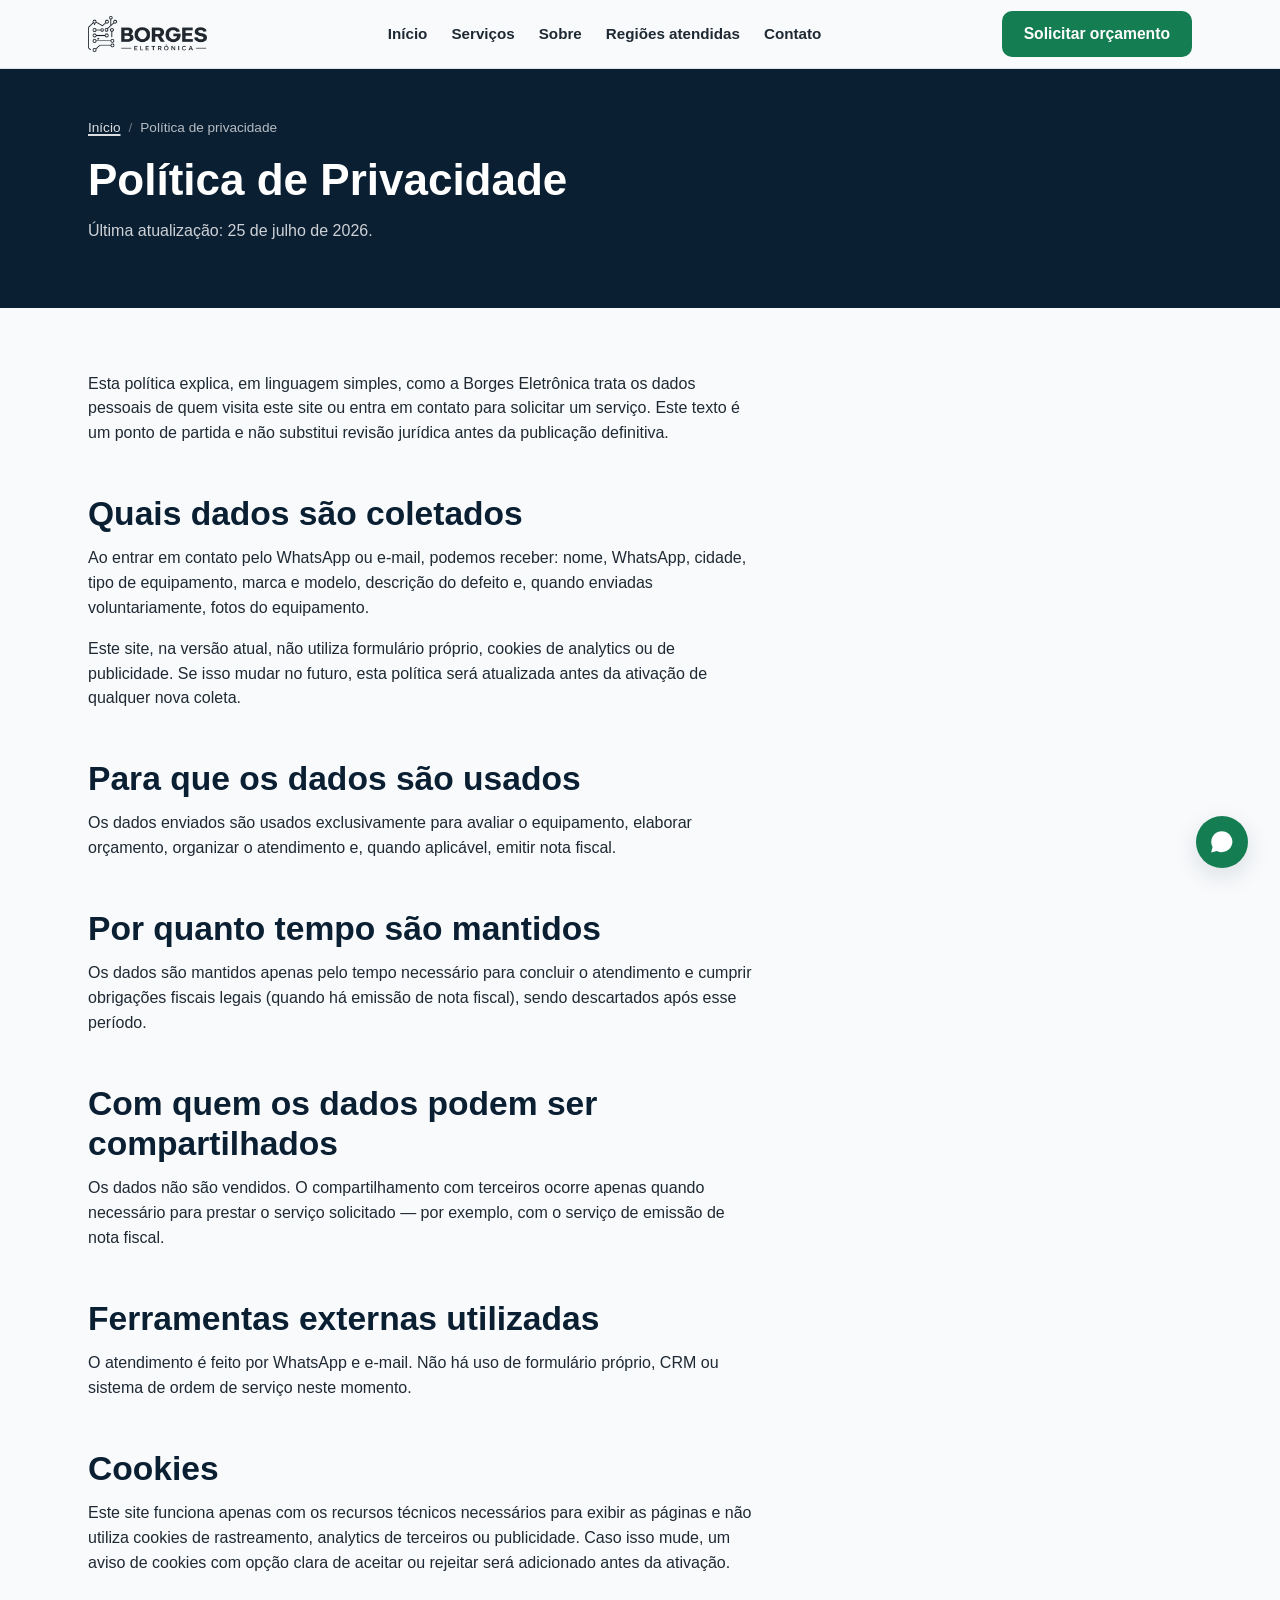
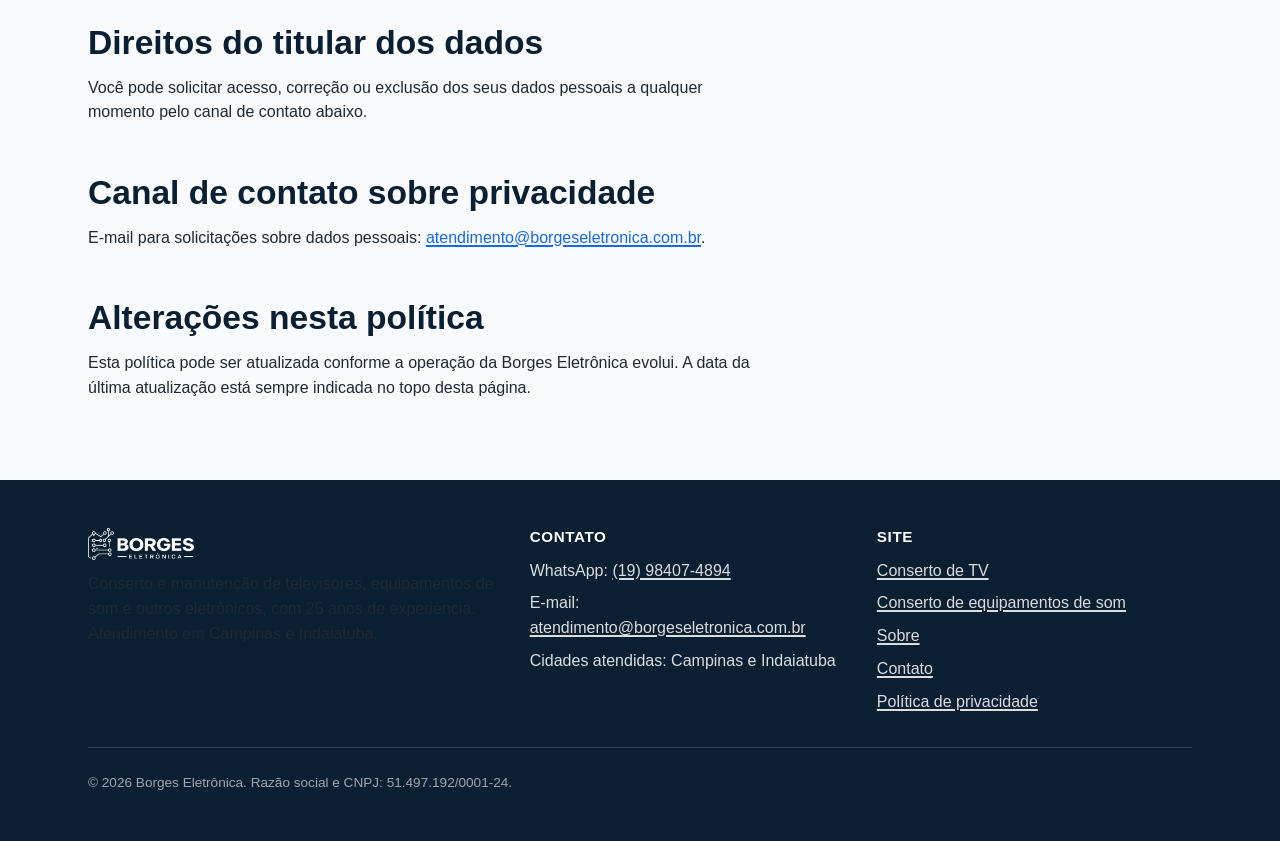
<file: politica-de-privacidade/index.html>
<!doctype html>
<html lang="pt-BR">
<head>
  <meta charset="utf-8">
  <meta name="viewport" content="width=device-width, initial-scale=1">
  <title>Política de Privacidade | Borges Eletrônica</title>
  <meta name="description" content="Como a Borges Eletrônica coleta, usa e protege dados pessoais dos visitantes e clientes do site.">
  <link rel="canonical" href="https://borgeseletronica.com.br/politica-de-privacidade/">
  <meta name="robots" content="index, follow">
  <link rel="icon" type="image/png" href="/assets/img/favicon.png">
  <link rel="stylesheet" href="/assets/css/styles.css">
</head>
<body>
  <a href="#main" class="skip-link">Pular para o conteúdo principal</a>
  <header class="site-header">
    <div class="container">
      <a href="/" class="brand">
        <img src="/assets/img/logo.png" alt="Borges Eletrônica" width="159" height="48" style="height:2.25rem;width:auto;">
      </a>
      <nav class="main-nav" aria-label="Principal">
        <ul>
          <li><a href="/">Início</a></li>
          <li><a href="/#servicos">Serviços</a></li>
          <li><a href="/sobre/">Sobre</a></li>
          <li><a href="/#atendimento">Regiões atendidas</a></li>
          <li><a href="/contato/">Contato</a></li>
        </ul>
      </nav>
      <div class="header-actions">
        <a class="btn btn-primary" href="https://wa.me/5519984074894?text=Ol%C3%A1%2C%20encontrei%20a%20Borges%20Eletr%C3%B4nica%20pelo%20site.%20Preciso%20de%20ajuda%20com%20um%20equipamento.%0ATipo%20de%20equipamento%3A%0AMarca%20e%20modelo%3A%0AProblema%20apresentado%3A%0ACidade%3A" target="_blank" rel="noopener" data-track="whatsapp_click" data-track-origin="header">Solicitar orçamento</a>
        <button class="menu-toggle" type="button" aria-expanded="false" aria-controls="mobileMenu" aria-label="Abrir menu">
          <svg viewBox="0 0 24 24" fill="none" stroke="currentColor" stroke-width="2" stroke-linecap="round" aria-hidden="true"><path d="M4 6h16M4 12h16M4 18h16"/></svg>
        </button>
      </div>
    </div>
  </header>

  <div class="mobile-menu" id="mobileMenu" hidden>
    <div class="mobile-menu-head">
      <img src="/assets/img/logo-light.png" alt="Borges Eletrônica" width="159" height="48" style="height:2rem;width:auto;">
      <button class="mobile-menu-close" type="button" aria-label="Fechar menu">
        <svg viewBox="0 0 24 24" fill="none" stroke="currentColor" stroke-width="2" stroke-linecap="round" aria-hidden="true"><path d="M6 6l12 12M18 6 6 18"/></svg>
      </button>
    </div>
    <nav aria-label="Menu móvel">
      <ul>
        <li><a href="/">Início</a></li>
        <li><a href="/#servicos">Serviços</a></li>
        <li><a href="/sobre/">Sobre</a></li>
        <li><a href="/#atendimento">Regiões atendidas</a></li>
        <li><a href="/contato/">Contato</a></li>
      </ul>
    </nav>
    <a class="btn btn-primary btn-block" href="https://wa.me/5519984074894?text=Ol%C3%A1%2C%20encontrei%20a%20Borges%20Eletr%C3%B4nica%20pelo%20site.%20Preciso%20de%20ajuda%20com%20um%20equipamento.%0ATipo%20de%20equipamento%3A%0AMarca%20e%20modelo%3A%0AProblema%20apresentado%3A%0ACidade%3A" target="_blank" rel="noopener" data-track="whatsapp_click" data-track-origin="mobile_menu">Solicitar orçamento pelo WhatsApp</a>
  </div>

  <main id="main">
    <section class="page-hero">
      <div class="container">
        <ul class="breadcrumbs">
          <li><a href="/">Início</a></li>
          <li>Política de privacidade</li>
        </ul>
        <h1>Política de Privacidade</h1>
        <p>Última atualização: 25 de julho de 2026.</p>
      </div>
    </section>

    <section class="section">
      <div class="container">
        <div class="prose">
          <p>Esta política explica, em linguagem simples, como a Borges Eletrônica trata os dados pessoais de quem visita este site ou entra em contato para solicitar um serviço. Este texto é um ponto de partida e não substitui revisão jurídica antes da publicação definitiva.</p>

          <h2>Quais dados são coletados</h2>
          <p>Ao entrar em contato pelo WhatsApp ou e-mail, podemos receber: nome, WhatsApp, cidade, tipo de equipamento, marca e modelo, descrição do defeito e, quando enviadas voluntariamente, fotos do equipamento.</p>
          <p>Este site, na versão atual, não utiliza formulário próprio, cookies de analytics ou de publicidade. Se isso mudar no futuro, esta política será atualizada antes da ativação de qualquer nova coleta.</p>

          <h2>Para que os dados são usados</h2>
          <p>Os dados enviados são usados exclusivamente para avaliar o equipamento, elaborar orçamento, organizar o atendimento e, quando aplicável, emitir nota fiscal.</p>

          <h2>Por quanto tempo são mantidos</h2>
          <p>Os dados são mantidos apenas pelo tempo necessário para concluir o atendimento e cumprir obrigações fiscais legais (quando há emissão de nota fiscal), sendo descartados após esse período.</p>

          <h2>Com quem os dados podem ser compartilhados</h2>
          <p>Os dados não são vendidos. O compartilhamento com terceiros ocorre apenas quando necessário para prestar o serviço solicitado — por exemplo, com o serviço de emissão de nota fiscal.</p>

          <h2>Ferramentas externas utilizadas</h2>
          <p>O atendimento é feito por WhatsApp e e-mail. Não há uso de formulário próprio, CRM ou sistema de ordem de serviço neste momento.</p>

          <h2>Cookies</h2>
          <p>Este site funciona apenas com os recursos técnicos necessários para exibir as páginas e não utiliza cookies de rastreamento, analytics de terceiros ou publicidade. Caso isso mude, um aviso de cookies com opção clara de aceitar ou rejeitar será adicionado antes da ativação.</p>

          <h2>Direitos do titular dos dados</h2>
          <p>Você pode solicitar acesso, correção ou exclusão dos seus dados pessoais a qualquer momento pelo canal de contato abaixo.</p>

          <h2>Canal de contato sobre privacidade</h2>
          <p>E-mail para solicitações sobre dados pessoais: <a href="mailto:atendimento@borgeseletronica.com.br">atendimento@borgeseletronica.com.br</a>.</p>

          <h2>Alterações nesta política</h2>
          <p>Esta política pode ser atualizada conforme a operação da Borges Eletrônica evolui. A data da última atualização está sempre indicada no topo desta página.</p>
        </div>
      </div>
    </section>
  </main>

  <footer class="site-footer">
    <div class="container">
      <div class="footer-grid">
        <div>
          <a href="/" class="footer-brand">
            <img src="/assets/img/logo-light.png" alt="Borges Eletrônica" width="159" height="48" style="height:2rem;width:auto;">
          </a>
          <p>Conserto e manutenção de televisores, equipamentos de som e outros eletrônicos, com 25 anos de experiência. Atendimento em Campinas e Indaiatuba.</p>
        </div>
        <div>
          <h3>Contato</h3>
          <ul>
            <li>WhatsApp: <a href="https://wa.me/5519984074894">(19) 98407-4894</a></li>
            <li>E-mail: <a href="mailto:atendimento@borgeseletronica.com.br">atendimento@borgeseletronica.com.br</a></li>
            <li>Cidades atendidas: Campinas e Indaiatuba</li>
          </ul>
        </div>
        <div>
          <h3>Site</h3>
          <ul>
            <li><a href="/conserto-de-tv/">Conserto de TV</a></li>
            <li><a href="/conserto-de-equipamentos-de-som/">Conserto de equipamentos de som</a></li>
            <li><a href="/sobre/">Sobre</a></li>
            <li><a href="/contato/">Contato</a></li>
            <li><a href="/politica-de-privacidade/">Política de privacidade</a></li>
          </ul>
        </div>
      </div>
      <div class="footer-bottom">
        <span>&copy; <span data-current-year>2026</span> Borges Eletrônica. Razão social e CNPJ: 51.497.192/0001-24.</span>
      </div>
    </div>
  </footer>

  <div class="mobile-contact-bar" role="group" aria-label="Contato rápido">
    <a class="btn btn-primary" href="https://wa.me/5519984074894?text=Ol%C3%A1%2C%20encontrei%20a%20Borges%20Eletr%C3%B4nica%20pelo%20site.%20Preciso%20de%20ajuda%20com%20um%20equipamento.%0ATipo%20de%20equipamento%3A%0AMarca%20e%20modelo%3A%0AProblema%20apresentado%3A%0ACidade%3A" target="_blank" rel="noopener" data-track="whatsapp_click" data-track-origin="floating_button">WhatsApp</a>
  </div>
  <a class="floating-whatsapp" href="/contato/" aria-label="Falar pelo WhatsApp" data-track="whatsapp_click" data-track-origin="floating_button">
    <svg viewBox="0 0 24 24" width="24" height="24" fill="currentColor" aria-hidden="true"><path d="M12.04 2C6.58 2 2.13 6.45 2.13 11.91c0 1.75.46 3.39 1.26 4.83L2 22l5.42-1.42a9.9 9.9 0 0 0 4.62 1.14h.01c5.46 0 9.9-4.45 9.9-9.91C21.95 6.45 17.5 2 12.04 2Zm4.44 12c-.24-.12-1.43-.71-1.65-.79-.22-.08-.38-.12-.55.12-.16.24-.63.79-.77.95-.14.16-.28.18-.52.06-.24-.12-1.02-.38-1.94-1.2-.72-.64-1.2-1.43-1.34-1.67-.14-.24-.02-.37.11-.49.11-.11.24-.28.36-.42.12-.14.16-.24.24-.4.08-.16.04-.3-.02-.42-.06-.12-.55-1.33-.76-1.82-.2-.48-.4-.42-.55-.42h-.47c-.16 0-.42.06-.64.3-.22.24-.84.82-.84 2s.86 2.32.98 2.48c.12.16 1.7 2.6 4.11 3.64.57.25 1.02.4 1.37.51.58.18 1.1.16 1.52.1.46-.07 1.43-.58 1.63-1.15.2-.56.2-1.04.14-1.15-.06-.1-.22-.16-.46-.28Z"/></svg>
  </a>

  <script src="/assets/js/main.js"></script>
</body>
</html>
</file>
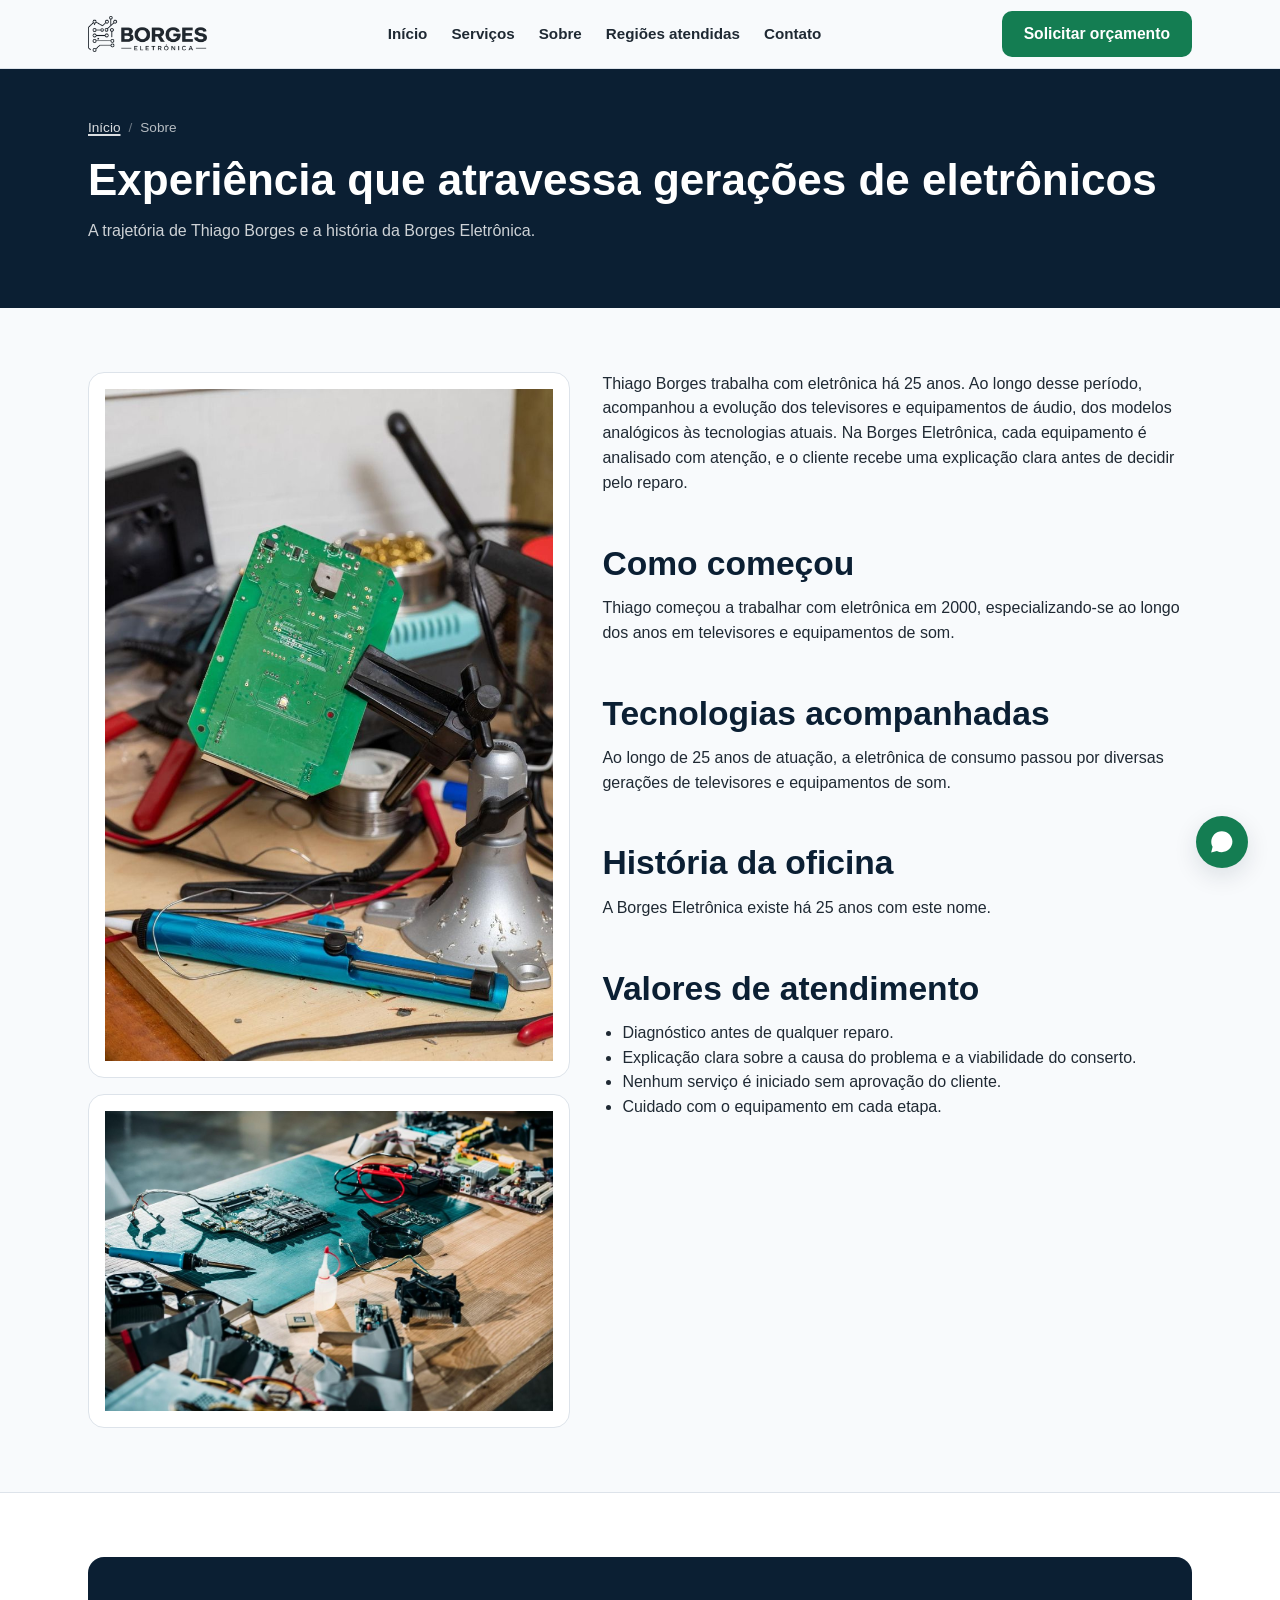
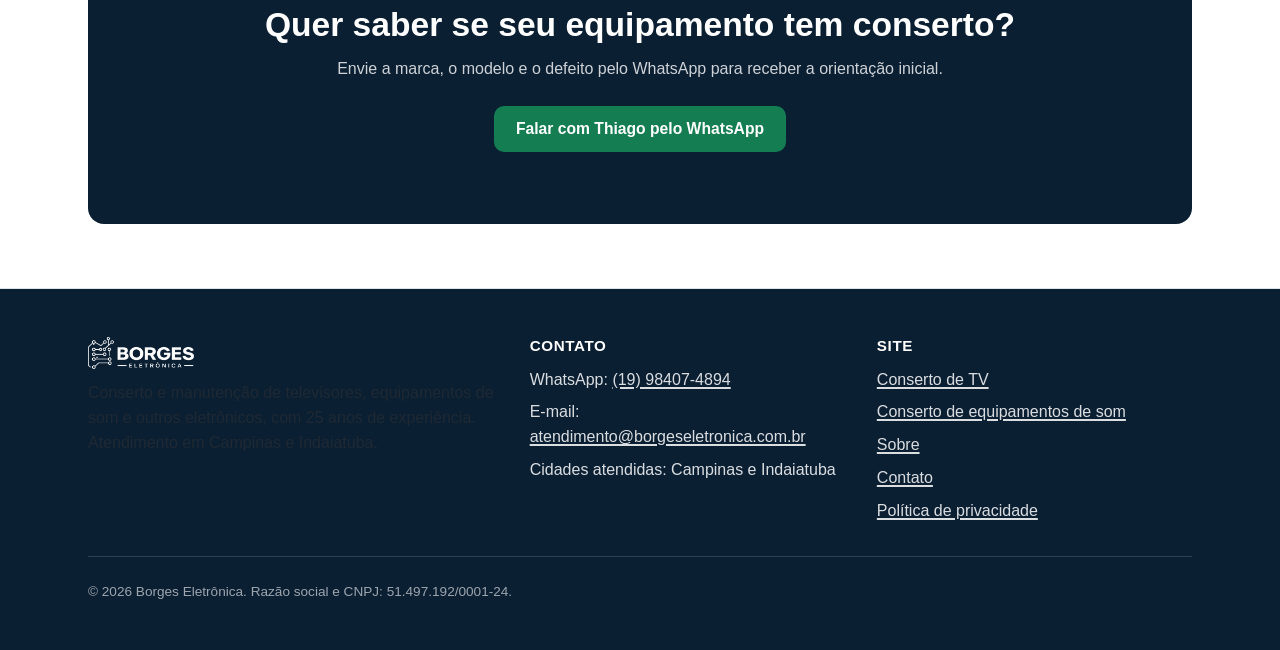
<file: sobre/index.html>
<!doctype html>
<html lang="pt-BR">
<head>
  <meta charset="utf-8">
  <meta name="viewport" content="width=device-width, initial-scale=1">
  <title>Sobre Thiago Borges | Borges Eletrônica</title>
  <meta name="description" content="Conheça a trajetória de Thiago Borges, 25 anos de experiência em conserto e manutenção de televisores e eletrônicos em Campinas e Indaiatuba.">
  <link rel="canonical" href="https://borgeseletronica.com.br/sobre/">
  <meta property="og:type" content="website">
  <meta property="og:site_name" content="Borges Eletrônica">
  <meta property="og:title" content="Sobre Thiago Borges | Borges Eletrônica">
  <meta property="og:description" content="Conheça a trajetória de Thiago Borges e a história da Borges Eletrônica.">
  <meta property="og:url" content="https://borgeseletronica.com.br/sobre/">
  <meta property="og:image" content="https://borgeseletronica.com.br/assets/img/og-image.svg">
  <meta name="twitter:card" content="summary_large_image">
  <link rel="icon" type="image/png" href="/assets/img/favicon.png">
  <link rel="stylesheet" href="/assets/css/styles.css">
  <script type="application/ld+json">
  {
    "@context": "https://schema.org",
    "@type": "BreadcrumbList",
    "itemListElement": [
      { "@type": "ListItem", "position": 1, "name": "Início", "item": "https://borgeseletronica.com.br/" },
      { "@type": "ListItem", "position": 2, "name": "Sobre", "item": "https://borgeseletronica.com.br/sobre/" }
    ]
  }
  </script>
</head>
<body>
  <a href="#main" class="skip-link">Pular para o conteúdo principal</a>
  <header class="site-header">
    <div class="container">
      <a href="/" class="brand">
        <img src="/assets/img/logo.png" alt="Borges Eletrônica" width="159" height="48" style="height:2.25rem;width:auto;">
      </a>
      <nav class="main-nav" aria-label="Principal">
        <ul>
          <li><a href="/">Início</a></li>
          <li><a href="/#servicos">Serviços</a></li>
          <li><a href="/sobre/">Sobre</a></li>
          <li><a href="/#atendimento">Regiões atendidas</a></li>
          <li><a href="/contato/">Contato</a></li>
        </ul>
      </nav>
      <div class="header-actions">
        <a class="btn btn-primary" href="https://wa.me/5519984074894?text=Ol%C3%A1%2C%20encontrei%20a%20Borges%20Eletr%C3%B4nica%20pelo%20site.%20Preciso%20de%20ajuda%20com%20um%20equipamento.%0ATipo%20de%20equipamento%3A%0AMarca%20e%20modelo%3A%0AProblema%20apresentado%3A%0ACidade%3A" target="_blank" rel="noopener" data-track="whatsapp_click" data-track-origin="header">Solicitar orçamento</a>
        <button class="menu-toggle" type="button" aria-expanded="false" aria-controls="mobileMenu" aria-label="Abrir menu">
          <svg viewBox="0 0 24 24" fill="none" stroke="currentColor" stroke-width="2" stroke-linecap="round" aria-hidden="true"><path d="M4 6h16M4 12h16M4 18h16"/></svg>
        </button>
      </div>
    </div>
  </header>

  <div class="mobile-menu" id="mobileMenu" hidden>
    <div class="mobile-menu-head">
      <img src="/assets/img/logo-light.png" alt="Borges Eletrônica" width="159" height="48" style="height:2rem;width:auto;">
      <button class="mobile-menu-close" type="button" aria-label="Fechar menu">
        <svg viewBox="0 0 24 24" fill="none" stroke="currentColor" stroke-width="2" stroke-linecap="round" aria-hidden="true"><path d="M6 6l12 12M18 6 6 18"/></svg>
      </button>
    </div>
    <nav aria-label="Menu móvel">
      <ul>
        <li><a href="/">Início</a></li>
        <li><a href="/#servicos">Serviços</a></li>
        <li><a href="/sobre/">Sobre</a></li>
        <li><a href="/#atendimento">Regiões atendidas</a></li>
        <li><a href="/contato/">Contato</a></li>
      </ul>
    </nav>
    <a class="btn btn-primary btn-block" href="https://wa.me/5519984074894?text=Ol%C3%A1%2C%20encontrei%20a%20Borges%20Eletr%C3%B4nica%20pelo%20site.%20Preciso%20de%20ajuda%20com%20um%20equipamento.%0ATipo%20de%20equipamento%3A%0AMarca%20e%20modelo%3A%0AProblema%20apresentado%3A%0ACidade%3A" target="_blank" rel="noopener" data-track="whatsapp_click" data-track-origin="mobile_menu">Solicitar orçamento pelo WhatsApp</a>
  </div>

  <main id="main">
    <section class="page-hero">
      <div class="container">
        <ul class="breadcrumbs">
          <li><a href="/">Início</a></li>
          <li>Sobre</li>
        </ul>
        <h1>Experiência que atravessa gerações de eletrônicos</h1>
        <p>A trajetória de Thiago Borges e a história da Borges Eletrônica.</p>
      </div>
    </section>

    <section class="section">
      <div class="container">
        <div class="about-grid">
          <div class="about-media">
            <figure>
              <img src="/assets/img/about-detalhe.jpg" alt="Placa de circuito presa a um suporte durante manutenção na bancada" width="800" height="1200" style="height:auto" loading="lazy">
            </figure>
            <figure>
              <img src="/assets/img/about-working.jpg" alt="Bancada de trabalho com placas-mãe e ferramentas em diagnóstico" width="1200" height="801" style="height:auto" loading="lazy">
            </figure>
          </div>
          <div class="prose">
            <p>Thiago Borges trabalha com eletrônica há 25 anos. Ao longo desse período, acompanhou a evolução dos televisores e equipamentos de áudio, dos modelos analógicos às tecnologias atuais. Na Borges Eletrônica, cada equipamento é analisado com atenção, e o cliente recebe uma explicação clara antes de decidir pelo reparo.</p>

            <h2>Como começou</h2>
            <p>Thiago começou a trabalhar com eletrônica em 2000, especializando-se ao longo dos anos em televisores e equipamentos de som.</p>

            <h2>Tecnologias acompanhadas</h2>
            <p>Ao longo de 25 anos de atuação, a eletrônica de consumo passou por diversas gerações de televisores e equipamentos de som.</p>

            <h2>História da oficina</h2>
            <p>A Borges Eletrônica existe há 25 anos com este nome.</p>

            <h2>Valores de atendimento</h2>
            <ul>
              <li>Diagnóstico antes de qualquer reparo.</li>
              <li>Explicação clara sobre a causa do problema e a viabilidade do conserto.</li>
              <li>Nenhum serviço é iniciado sem aprovação do cliente.</li>
              <li>Cuidado com o equipamento em cada etapa.</li>
            </ul>
          </div>
        </div>
      </div>
    </section>

    <section class="section section--alt">
      <div class="container">
        <div class="final-cta">
          <h2>Quer saber se seu equipamento tem conserto?</h2>
          <p>Envie a marca, o modelo e o defeito pelo WhatsApp para receber a orientação inicial.</p>
          <div class="hero-cta">
            <a class="btn btn-primary" href="https://wa.me/5519984074894?text=Ol%C3%A1%2C%20encontrei%20a%20Borges%20Eletr%C3%B4nica%20pelo%20site.%20Preciso%20de%20ajuda%20com%20um%20equipamento.%0ATipo%20de%20equipamento%3A%0AMarca%20e%20modelo%3A%0AProblema%20apresentado%3A%0ACidade%3A" target="_blank" rel="noopener" data-track="whatsapp_click" data-track-origin="footer">Falar com Thiago pelo WhatsApp</a>
          </div>
        </div>
      </div>
    </section>
  </main>

  <footer class="site-footer">
    <div class="container">
      <div class="footer-grid">
        <div>
          <a href="/" class="footer-brand">
            <img src="/assets/img/logo-light.png" alt="Borges Eletrônica" width="159" height="48" style="height:2rem;width:auto;">
          </a>
          <p>Conserto e manutenção de televisores, equipamentos de som e outros eletrônicos, com 25 anos de experiência. Atendimento em Campinas e Indaiatuba.</p>
        </div>
        <div>
          <h3>Contato</h3>
          <ul>
            <li>WhatsApp: <a href="https://wa.me/5519984074894">(19) 98407-4894</a></li>
            <li>E-mail: <a href="mailto:atendimento@borgeseletronica.com.br">atendimento@borgeseletronica.com.br</a></li>
            <li>Cidades atendidas: Campinas e Indaiatuba</li>
          </ul>
        </div>
        <div>
          <h3>Site</h3>
          <ul>
            <li><a href="/conserto-de-tv/">Conserto de TV</a></li>
            <li><a href="/conserto-de-equipamentos-de-som/">Conserto de equipamentos de som</a></li>
            <li><a href="/sobre/">Sobre</a></li>
            <li><a href="/contato/">Contato</a></li>
            <li><a href="/politica-de-privacidade/">Política de privacidade</a></li>
          </ul>
        </div>
      </div>
      <div class="footer-bottom">
        <span>&copy; <span data-current-year>2026</span> Borges Eletrônica. Razão social e CNPJ: 51.497.192/0001-24.</span>
      </div>
    </div>
  </footer>

  <div class="mobile-contact-bar" role="group" aria-label="Contato rápido">
    <a class="btn btn-primary" href="https://wa.me/5519984074894?text=Ol%C3%A1%2C%20encontrei%20a%20Borges%20Eletr%C3%B4nica%20pelo%20site.%20Preciso%20de%20ajuda%20com%20um%20equipamento.%0ATipo%20de%20equipamento%3A%0AMarca%20e%20modelo%3A%0AProblema%20apresentado%3A%0ACidade%3A" target="_blank" rel="noopener" data-track="whatsapp_click" data-track-origin="floating_button">WhatsApp</a>
  </div>
  <a class="floating-whatsapp" href="/contato/" aria-label="Falar pelo WhatsApp" data-track="whatsapp_click" data-track-origin="floating_button">
    <svg viewBox="0 0 24 24" width="24" height="24" fill="currentColor" aria-hidden="true"><path d="M12.04 2C6.58 2 2.13 6.45 2.13 11.91c0 1.75.46 3.39 1.26 4.83L2 22l5.42-1.42a9.9 9.9 0 0 0 4.62 1.14h.01c5.46 0 9.9-4.45 9.9-9.91C21.95 6.45 17.5 2 12.04 2Zm4.44 12c-.24-.12-1.43-.71-1.65-.79-.22-.08-.38-.12-.55.12-.16.24-.63.79-.77.95-.14.16-.28.18-.52.06-.24-.12-1.02-.38-1.94-1.2-.72-.64-1.2-1.43-1.34-1.67-.14-.24-.02-.37.11-.49.11-.11.24-.28.36-.42.12-.14.16-.24.24-.4.08-.16.04-.3-.02-.42-.06-.12-.55-1.33-.76-1.82-.2-.48-.4-.42-.55-.42h-.47c-.16 0-.42.06-.64.3-.22.24-.84.82-.84 2s.86 2.32.98 2.48c.12.16 1.7 2.6 4.11 3.64.57.25 1.02.4 1.37.51.58.18 1.1.16 1.52.1.46-.07 1.43-.58 1.63-1.15.2-.56.2-1.04.14-1.15-.06-.1-.22-.16-.46-.28Z"/></svg>
  </a>

  <script src="/assets/js/main.js"></script>
</body>
</html>
</file>
<file: assets/css/styles.css>
/* ===========================================================
   Borges Eletrônica — folha de estilos única
   Paleta e tipografia conforme especificação §10.
   Pilha de fontes do sistema — sem requisições externas.
   =========================================================== */

:root {
  --color-navy: #0B1F33;
  --color-blue: #1769E0;
  --color-blue-light: #EAF2FF;
  --color-amber: #F5A623;
  --color-graphite: #1F2933;
  --color-gray: #667085;
  --color-bg: #F8FAFC;
  --color-white: #FFFFFF;
  --color-success: #147D52;

  --color-border: #DDE3EA;
  --color-focus: #F5A623;

  --font-sans: -apple-system, BlinkMacSystemFont, "Segoe UI", Roboto, "Helvetica Neue", Arial, sans-serif;

  --container-w: 72rem;
  --radius-sm: 6px;
  --radius-md: 10px;
  --radius-lg: 16px;

  --space-1: 0.25rem;
  --space-2: 0.5rem;
  --space-3: 0.75rem;
  --space-4: 1rem;
  --space-5: 1.5rem;
  --space-6: 2rem;
  --space-7: 3rem;
  --space-8: 4rem;
  --space-9: 6rem;

  --shadow-sm: 0 1px 2px rgba(11, 31, 51, 0.08);
  --shadow-md: 0 8px 24px rgba(11, 31, 51, 0.12);

  --header-h: 4.25rem;
  --mobile-bar-h: 3.75rem;
}

/* ---------- Reset ---------- */
*, *::before, *::after { box-sizing: border-box; }
html { -webkit-text-size-adjust: 100%; scroll-behavior: smooth; }
@media (prefers-reduced-motion: reduce) {
  html { scroll-behavior: auto; }
  *, *::before, *::after {
    animation-duration: 0.001ms !important;
    animation-iteration-count: 1 !important;
    transition-duration: 0.001ms !important;
    scroll-behavior: auto !important;
  }
}
body {
  margin: 0;
  font-family: var(--font-sans);
  color: var(--color-graphite);
  background: var(--color-bg);
  line-height: 1.55;
  font-size: 1rem;
  -webkit-font-smoothing: antialiased;
}
img { max-width: 100%; height: auto; display: block; }
svg { display: block; }
a { color: var(--color-blue); text-decoration-thickness: 2px; }
a:not([class]) { text-underline-offset: 2px; }
h1, h2, h3, h4 { color: var(--color-navy); line-height: 1.2; margin: 0 0 var(--space-3); }
h1 { font-size: clamp(1.9rem, 1.5rem + 2vw, 2.75rem); }
h2 { font-size: clamp(1.5rem, 1.2rem + 1.2vw, 2.1rem); }
h3 { font-size: 1.25rem; }
p { margin: 0 0 var(--space-4); color: var(--color-graphite); }
ul, ol { margin: 0 0 var(--space-4); padding-left: 1.25rem; }
button { font-family: inherit; }

/* ---------- Focus ---------- */
:focus-visible {
  outline: 3px solid var(--color-focus);
  outline-offset: 2px;
  border-radius: 4px;
}

/* ---------- Skip link ---------- */
.skip-link {
  position: absolute;
  left: -999px;
  top: auto;
  background: var(--color-navy);
  color: var(--color-white);
  padding: var(--space-3) var(--space-5);
  z-index: 1000;
  border-radius: var(--radius-sm);
}
.skip-link:focus {
  left: var(--space-4);
  top: var(--space-4);
}

/* ---------- Layout helpers ---------- */
.container {
  width: 100%;
  max-width: var(--container-w);
  margin-inline: auto;
  padding-inline: var(--space-5);
}
.section { padding-block: var(--space-8); }
.section--tight { padding-block: var(--space-6); }
.section--alt { background: var(--color-white); border-top: 1px solid var(--color-border); border-bottom: 1px solid var(--color-border); }
.section-head { max-width: 44rem; margin-bottom: var(--space-6); }
.section-head p { color: var(--color-gray); }
.text-center { text-align: center; margin-inline: auto; }
.eyebrow {
  display: inline-block;
  color: var(--color-blue);
  font-weight: 700;
  font-size: 0.8rem;
  letter-spacing: 0.06em;
  text-transform: uppercase;
  margin-bottom: var(--space-2);
}
.visually-hidden {
  position: absolute; width: 1px; height: 1px; padding: 0; margin: -1px;
  overflow: hidden; clip: rect(0,0,0,0); white-space: nowrap; border: 0;
}

/* ---------- Buttons ---------- */
.btn {
  display: inline-flex;
  align-items: center;
  justify-content: center;
  gap: var(--space-2);
  min-height: 44px;
  padding: 0.75rem 1.25rem;
  border-radius: var(--radius-md);
  font-weight: 700;
  font-size: 0.98rem;
  text-decoration: none;
  border: 2px solid transparent;
  cursor: pointer;
  line-height: 1.2;
  transition: background-color 0.15s ease, border-color 0.15s ease, transform 0.1s ease;
}
.btn:active { transform: translateY(1px); }
.btn-primary { background: var(--color-success); color: var(--color-white); }
.btn-primary:hover { background: #106941; }
.btn-secondary { background: var(--color-navy); color: var(--color-white); }
.btn-secondary:hover { background: #132b45; }
.btn-outline { background: transparent; color: var(--color-navy); border-color: var(--color-navy); }
.btn-outline:hover { background: var(--color-blue-light); }
.btn-block { width: 100%; }
.btn[aria-disabled="true"] {
  background: var(--color-border);
  color: var(--color-gray);
  cursor: not-allowed;
}
.btn[aria-disabled="true"]:hover { background: var(--color-border); }

/* ---------- Config notice banner ---------- */
.config-banner {
  background: var(--color-amber);
  color: var(--color-navy);
  font-size: 0.9rem;
  font-weight: 600;
  text-align: center;
  padding: var(--space-2) var(--space-4);
}
.config-banner a { color: var(--color-navy); }

/* ---------- Header ---------- */
.site-header {
  position: sticky;
  top: 0;
  z-index: 100;
  background: rgba(248, 250, 252, 0.92);
  backdrop-filter: saturate(180%) blur(6px);
  border-bottom: 1px solid var(--color-border);
}
.site-header .container {
  display: flex;
  align-items: center;
  justify-content: space-between;
  gap: var(--space-4);
  height: var(--header-h);
  transition: height 0.15s ease;
}
.site-header.is-compact .container { height: 3.5rem; }
.brand {
  display: flex;
  align-items: center;
  gap: var(--space-2);
  text-decoration: none;
  font-weight: 800;
  color: var(--color-navy);
  font-size: 1.05rem;
  white-space: nowrap;
}
.brand svg { width: 2.1rem; height: 2.1rem; flex-shrink: 0; }

.main-nav { display: none; }
.main-nav ul {
  display: flex;
  gap: var(--space-5);
  list-style: none;
  margin: 0;
  padding: 0;
}
.main-nav a {
  color: var(--color-graphite);
  text-decoration: none;
  font-weight: 600;
  font-size: 0.95rem;
  padding: var(--space-2) 0;
}
.main-nav a:hover { color: var(--color-blue); }

.header-actions {
  display: flex;
  align-items: center;
  gap: var(--space-4);
}
.header-phone {
  display: none;
  align-items: center;
  gap: var(--space-1);
  color: var(--color-navy);
  font-weight: 700;
  text-decoration: none;
  font-size: 0.95rem;
}

.menu-toggle {
  display: inline-flex;
  align-items: center;
  justify-content: center;
  width: 44px;
  height: 44px;
  background: transparent;
  border: 2px solid var(--color-border);
  border-radius: var(--radius-sm);
  cursor: pointer;
}
.menu-toggle svg { width: 22px; height: 22px; }

.mobile-menu {
  display: none;
  position: fixed;
  inset: 0;
  z-index: 200;
  background: var(--color-navy);
  color: var(--color-white);
  padding: var(--space-5);
}
.mobile-menu.is-open { display: block; }
.mobile-menu-head {
  display: flex;
  justify-content: space-between;
  align-items: center;
  margin-bottom: var(--space-6);
}
.mobile-menu-close {
  width: 44px; height: 44px;
  background: transparent;
  border: 2px solid rgba(255,255,255,0.3);
  border-radius: var(--radius-sm);
  color: var(--color-white);
  cursor: pointer;
}
.mobile-menu ul { list-style: none; padding: 0; margin: 0 0 var(--space-6); }
.mobile-menu li + li { margin-top: var(--space-2); }
.mobile-menu a {
  display: block;
  color: var(--color-white);
  text-decoration: none;
  font-size: 1.2rem;
  font-weight: 700;
  padding: var(--space-3) 0;
  border-bottom: 1px solid rgba(255,255,255,0.15);
}

@media (min-width: 900px) {
  .main-nav { display: block; }
  .header-phone { display: inline-flex; }
  .menu-toggle { display: none; }
}

/* ---------- Hero ---------- */
.hero {
  background: linear-gradient(180deg, var(--color-blue-light) 0%, var(--color-bg) 100%);
  padding-block: var(--space-8);
}
.hero .container {
  display: grid;
  gap: var(--space-7);
  align-items: center;
}
@media (min-width: 900px) {
  .hero .container { grid-template-columns: 1.1fr 0.9fr; }
}
.hero-copy p.lead { font-size: 1.1rem; color: var(--color-graphite); }
.hero-copy p.complement { color: var(--color-gray); }
.hero-cta { display: flex; flex-wrap: wrap; gap: var(--space-3); margin-block: var(--space-5); }
.hero-media {
  background: var(--color-white);
  border: 1px solid var(--color-border);
  border-radius: var(--radius-lg);
  padding: var(--space-5);
  box-shadow: var(--shadow-md);
}
.hero-media figcaption {
  margin-top: var(--space-3);
  font-size: 0.85rem;
  color: var(--color-gray);
}

.trust-signals {
  display: flex;
  flex-wrap: wrap;
  gap: var(--space-2) var(--space-5);
  list-style: none;
  padding: 0;
  margin: 0;
  font-size: 0.9rem;
  color: var(--color-navy);
  font-weight: 600;
}
.trust-signals li { display: flex; align-items: center; gap: var(--space-2); }
.trust-signals li::before {
  content: "";
  width: 8px; height: 8px;
  border-radius: 50%;
  background: var(--color-success);
  flex-shrink: 0;
}
.trust-signals .is-pending::before { background: var(--color-amber); }
.trust-signals .is-pending { color: var(--color-gray); font-weight: 500; font-style: italic; }

/* ---------- Trust bar ---------- */
.trust-bar-grid {
  display: grid;
  gap: var(--space-5);
  grid-template-columns: 1fr;
}
@media (min-width: 700px) {
  .trust-bar-grid { grid-template-columns: repeat(auto-fit, minmax(220px, 1fr)); }
}
.trust-item {
  background: var(--color-white);
  border: 1px solid var(--color-border);
  border-radius: var(--radius-md);
  padding: var(--space-5);
}
.trust-item .icon { color: var(--color-blue); margin-bottom: var(--space-3); }
.trust-item h3 { font-size: 1.05rem; margin-bottom: var(--space-2); }
.trust-item p { color: var(--color-gray); margin: 0; font-size: 0.95rem; }

/* ---------- Cards grid (services / problems / differentials) ---------- */
.card-grid {
  display: grid;
  gap: var(--space-5);
  grid-template-columns: 1fr;
}
@media (min-width: 700px) {
  .card-grid--3 { grid-template-columns: repeat(3, 1fr); }
  .card-grid--2 { grid-template-columns: repeat(2, 1fr); }
}
.service-card, .differential-card {
  background: var(--color-white);
  border: 1px solid var(--color-border);
  border-radius: var(--radius-lg);
  padding: var(--space-6);
  display: flex;
  flex-direction: column;
  height: 100%;
}
.service-card .icon, .differential-card .icon { color: var(--color-blue); margin-bottom: var(--space-3); }
.service-card h3 { margin-bottom: var(--space-2); }
.service-card p { color: var(--color-gray); flex-grow: 1; }
.service-card .btn { align-self: flex-start; margin-top: var(--space-3); }
.tag-list { display: flex; flex-wrap: wrap; gap: var(--space-2); margin: var(--space-3) 0 0; padding: 0; list-style: none; }
.tag-list li {
  font-size: 0.8rem;
  font-weight: 600;
  color: var(--color-navy);
  background: var(--color-blue-light);
  padding: 0.25rem 0.6rem;
  border-radius: 999px;
}
.tag-list.is-unconfirmed li { background: #FDF1DC; color: #7A5210; }

.problem-grid {
  display: grid;
  gap: var(--space-4);
  grid-template-columns: 1fr;
}
@media (min-width: 640px) { .problem-grid { grid-template-columns: repeat(2, 1fr); } }
@media (min-width: 980px) { .problem-grid { grid-template-columns: repeat(3, 1fr); } }
.problem-card {
  background: var(--color-white);
  border: 1px solid var(--color-border);
  border-left: 4px solid var(--color-blue);
  border-radius: var(--radius-md);
  padding: var(--space-4) var(--space-5);
}
.problem-card p { margin: 0; font-weight: 600; color: var(--color-graphite); }
.problem-note {
  background: var(--color-blue-light);
  border-radius: var(--radius-md);
  padding: var(--space-4) var(--space-5);
  color: var(--color-navy);
  font-size: 0.95rem;
  margin-top: var(--space-5);
}

/* ---------- Process steps ---------- */
.process-list {
  list-style: none;
  margin: 0;
  padding: 0;
  counter-reset: step;
  display: grid;
  gap: var(--space-4);
}
@media (min-width: 780px) { .process-list { grid-template-columns: repeat(3, 1fr); } }
.process-step {
  counter-increment: step;
  background: var(--color-white);
  border: 1px solid var(--color-border);
  border-radius: var(--radius-md);
  padding: var(--space-5);
  position: relative;
  padding-top: var(--space-7);
}
.process-step::before {
  content: counter(step);
  position: absolute;
  top: var(--space-4);
  left: var(--space-5);
  width: 2rem; height: 2rem;
  border-radius: 50%;
  background: var(--color-navy);
  color: var(--color-white);
  display: flex;
  align-items: center;
  justify-content: center;
  font-weight: 800;
  font-size: 0.95rem;
}
.process-step h3 { font-size: 1.05rem; }
.process-step p { color: var(--color-gray); margin: 0; font-size: 0.95rem; }

/* ---------- Service area ---------- */
.area-grid {
  display: grid;
  gap: var(--space-5);
  grid-template-columns: 1fr;
}
@media (min-width: 800px) { .area-grid { grid-template-columns: repeat(2, 1fr); } }
.area-card {
  background: var(--color-white);
  border: 1px solid var(--color-border);
  border-radius: var(--radius-lg);
  padding: var(--space-6);
}
.area-card dl { margin: var(--space-4) 0 0; }
.area-card dt { font-weight: 700; color: var(--color-navy); margin-top: var(--space-3); }
.area-card dd { margin: 0.15rem 0 0; color: var(--color-gray); }
.area-card dd.pending { font-style: italic; }

/* ---------- About technician ---------- */
.about-grid {
  display: grid;
  gap: var(--space-6);
  align-items: start;
}
@media (min-width: 860px) { .about-grid { grid-template-columns: 0.9fr 1.1fr; } }
.about-media { display: grid; gap: var(--space-4); }
@media (min-width: 500px) and (max-width: 859px) { .about-media { grid-template-columns: 1fr 1fr; } }
.about-media figure {
  margin: 0;
  background: var(--color-white);
  border: 1px solid var(--color-border);
  border-radius: var(--radius-lg);
  padding: var(--space-4);
}
.about-facts { list-style: none; margin: var(--space-5) 0 0; padding: 0; display: grid; gap: var(--space-2); }
.about-facts li { color: var(--color-gray); }
.about-facts strong { color: var(--color-navy); }

/* ---------- Testimonials / social proof ---------- */
.social-proof-notice {
  background: var(--color-white);
  border: 1px dashed var(--color-border);
  border-radius: var(--radius-lg);
  padding: var(--space-6);
  color: var(--color-gray);
}
.social-proof-notice strong { color: var(--color-navy); }

/* ---------- FAQ ---------- */
.faq-list { border-top: 1px solid var(--color-border); }
.faq-item { border-bottom: 1px solid var(--color-border); }
.faq-question {
  width: 100%;
  text-align: left;
  background: none;
  border: none;
  padding: var(--space-4) 0;
  display: flex;
  justify-content: space-between;
  align-items: center;
  gap: var(--space-4);
  font-weight: 700;
  font-size: 1rem;
  color: var(--color-navy);
  cursor: pointer;
}
.faq-question .chevron {
  flex-shrink: 0;
  width: 20px; height: 20px;
  transition: transform 0.15s ease;
}
.faq-question[aria-expanded="true"] .chevron { transform: rotate(180deg); }
.faq-answer {
  padding: 0 0 var(--space-4);
  color: var(--color-gray);
}
.faq-answer[hidden] { display: none; }

/* ---------- Final CTA ---------- */
.final-cta {
  background: var(--color-navy);
  color: var(--color-white);
  border-radius: var(--radius-lg);
  padding: var(--space-7) var(--space-6);
  text-align: center;
}
.final-cta h2 { color: var(--color-white); }
.final-cta p { color: rgba(255,255,255,0.8); max-width: 40rem; margin-inline: auto; }
.final-cta .hero-cta { justify-content: center; }

/* ---------- Footer ---------- */
.site-footer {
  background: var(--color-navy);
  color: rgba(255,255,255,0.85);
  padding-block: var(--space-7);
  margin-bottom: var(--mobile-bar-h);
}
.footer-grid {
  display: grid;
  gap: var(--space-6);
  grid-template-columns: 1fr;
}
@media (min-width: 700px) { .footer-grid { grid-template-columns: 1.3fr 1fr 1fr; } }
.footer-brand { display: flex; align-items: center; gap: var(--space-2); color: var(--color-white); font-weight: 800; margin-bottom: var(--space-3); text-decoration: none; }
.footer-brand svg { width: 2rem; height: 2rem; }
.site-footer h3 { color: var(--color-white); font-size: 0.95rem; text-transform: uppercase; letter-spacing: 0.04em; margin-bottom: var(--space-3); }
.site-footer a { color: rgba(255,255,255,0.85); }
.site-footer ul { list-style: none; padding: 0; margin: 0; display: grid; gap: var(--space-2); }
.footer-bottom {
  border-top: 1px solid rgba(255,255,255,0.15);
  margin-top: var(--space-6);
  padding-top: var(--space-5);
  font-size: 0.85rem;
  color: rgba(255,255,255,0.6);
  display: flex;
  flex-wrap: wrap;
  justify-content: space-between;
  gap: var(--space-3);
}
.footer-bottom a { color: rgba(255,255,255,0.75); }

@media (min-width: 900px) {
  .site-footer { margin-bottom: 0; }
}

/* ---------- Mobile contact bar ---------- */
.mobile-contact-bar {
  position: fixed;
  left: 0; right: 0; bottom: 0;
  z-index: 150;
  display: flex;
  background: var(--color-white);
  border-top: 1px solid var(--color-border);
  box-shadow: 0 -4px 16px rgba(11,31,51,0.12);
  padding: var(--space-2) var(--space-3);
  padding-bottom: max(var(--space-2), env(safe-area-inset-bottom));
  gap: var(--space-2);
}
.mobile-contact-bar .btn { flex: 1; }
@media (min-width: 900px) { .mobile-contact-bar { display: none; } }

/* ---------- Desktop floating WhatsApp ---------- */
.floating-whatsapp {
  display: none;
}
@media (min-width: 900px) {
  .floating-whatsapp {
    display: inline-flex;
    position: fixed;
    right: var(--space-6);
    bottom: var(--space-6);
    z-index: 150;
    width: 3.25rem;
    height: 3.25rem;
    border-radius: 50%;
    background: var(--color-success);
    color: var(--color-white);
    align-items: center;
    justify-content: center;
    box-shadow: var(--shadow-md);
    text-decoration: none;
  }
  .floating-whatsapp svg { width: 1.6rem; height: 1.6rem; }
}

/* ---------- Page hero (inner pages) ---------- */
.page-hero {
  background: var(--color-navy);
  color: var(--color-white);
  padding-block: var(--space-7);
}
.page-hero h1 { color: var(--color-white); }
.page-hero p { color: rgba(255,255,255,0.8); max-width: 42rem; }
.breadcrumbs {
  list-style: none;
  display: flex;
  flex-wrap: wrap;
  gap: var(--space-2);
  padding: 0;
  margin: 0 0 var(--space-4);
  font-size: 0.85rem;
  color: rgba(255,255,255,0.7);
}
.breadcrumbs a { color: rgba(255,255,255,0.85); }
.breadcrumbs li:not(:last-child)::after { content: "/"; margin-left: var(--space-2); color: rgba(255,255,255,0.4); }

/* ---------- Content prose (about, privacy) ---------- */
.prose { max-width: 42rem; }
.prose h2 { margin-top: var(--space-7); }
.prose ul { color: var(--color-graphite); }

/* ---------- Contact page ---------- */
.contact-grid {
  display: grid;
  gap: var(--space-6);
}
@media (min-width: 900px) { .contact-grid { grid-template-columns: 1fr 1fr; } }
.contact-card {
  background: var(--color-white);
  border: 1px solid var(--color-border);
  border-radius: var(--radius-lg);
  padding: var(--space-6);
}
.contact-list { list-style: none; margin: 0; padding: 0; display: grid; gap: var(--space-4); }
.contact-list li { display: flex; gap: var(--space-3); align-items: flex-start; }
.contact-list .icon { color: var(--color-blue); flex-shrink: 0; margin-top: 0.15rem; }
.contact-list .label { display: block; font-weight: 700; color: var(--color-navy); }
.contact-list .value { color: var(--color-gray); }
.map-placeholder {
  background: var(--color-blue-light);
  border: 1px dashed var(--color-blue);
  border-radius: var(--radius-lg);
  padding: var(--space-7) var(--space-5);
  text-align: center;
  color: var(--color-navy);
}

/* ---------- 404 ---------- */
.error-page {
  min-height: 60vh;
  display: flex;
  align-items: center;
  justify-content: center;
  text-align: center;
  padding-block: var(--space-8);
}
.error-page .container { max-width: 34rem; }
.error-code { font-size: 4rem; font-weight: 800; color: var(--color-blue); margin: 0; }

/* ---------- Utility ---------- */
.mt-0 { margin-top: 0; }
.text-gray { color: var(--color-gray); }
.no-js .js-only { display: none !important; }
</file>
